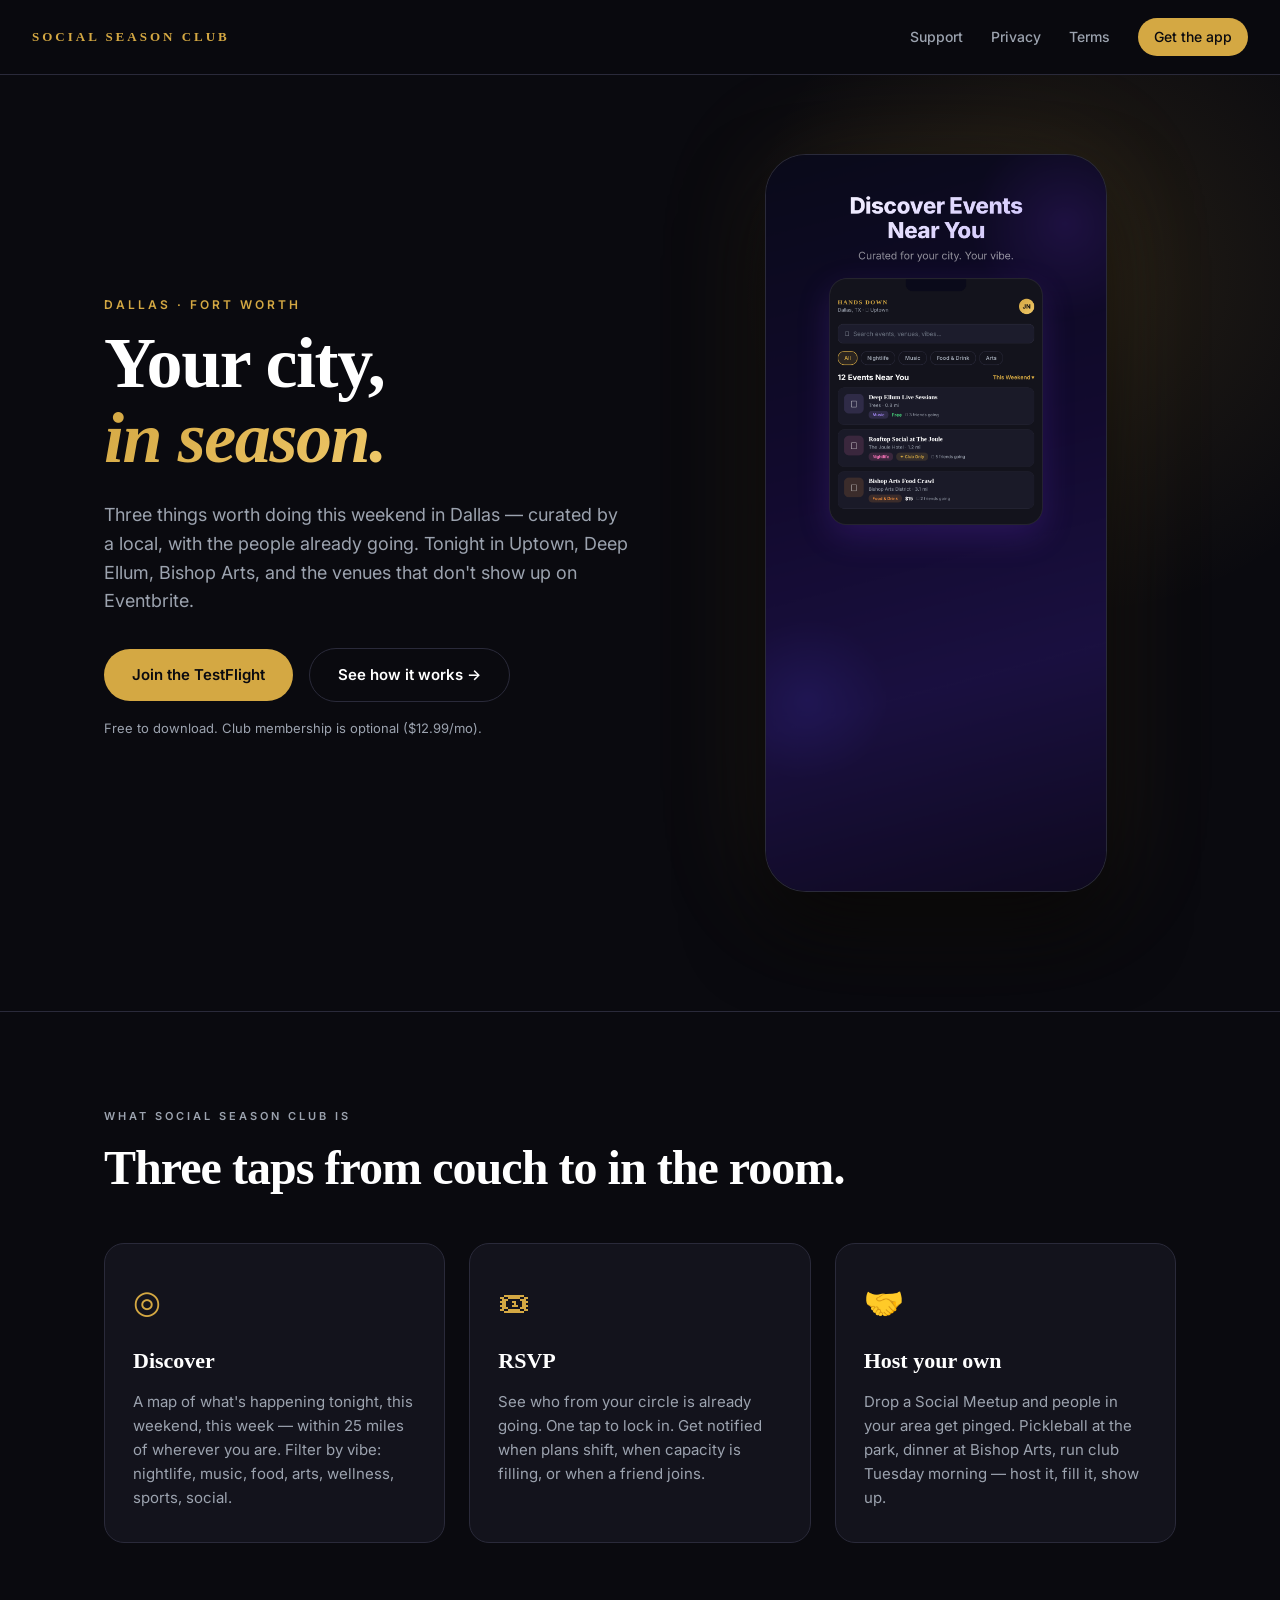
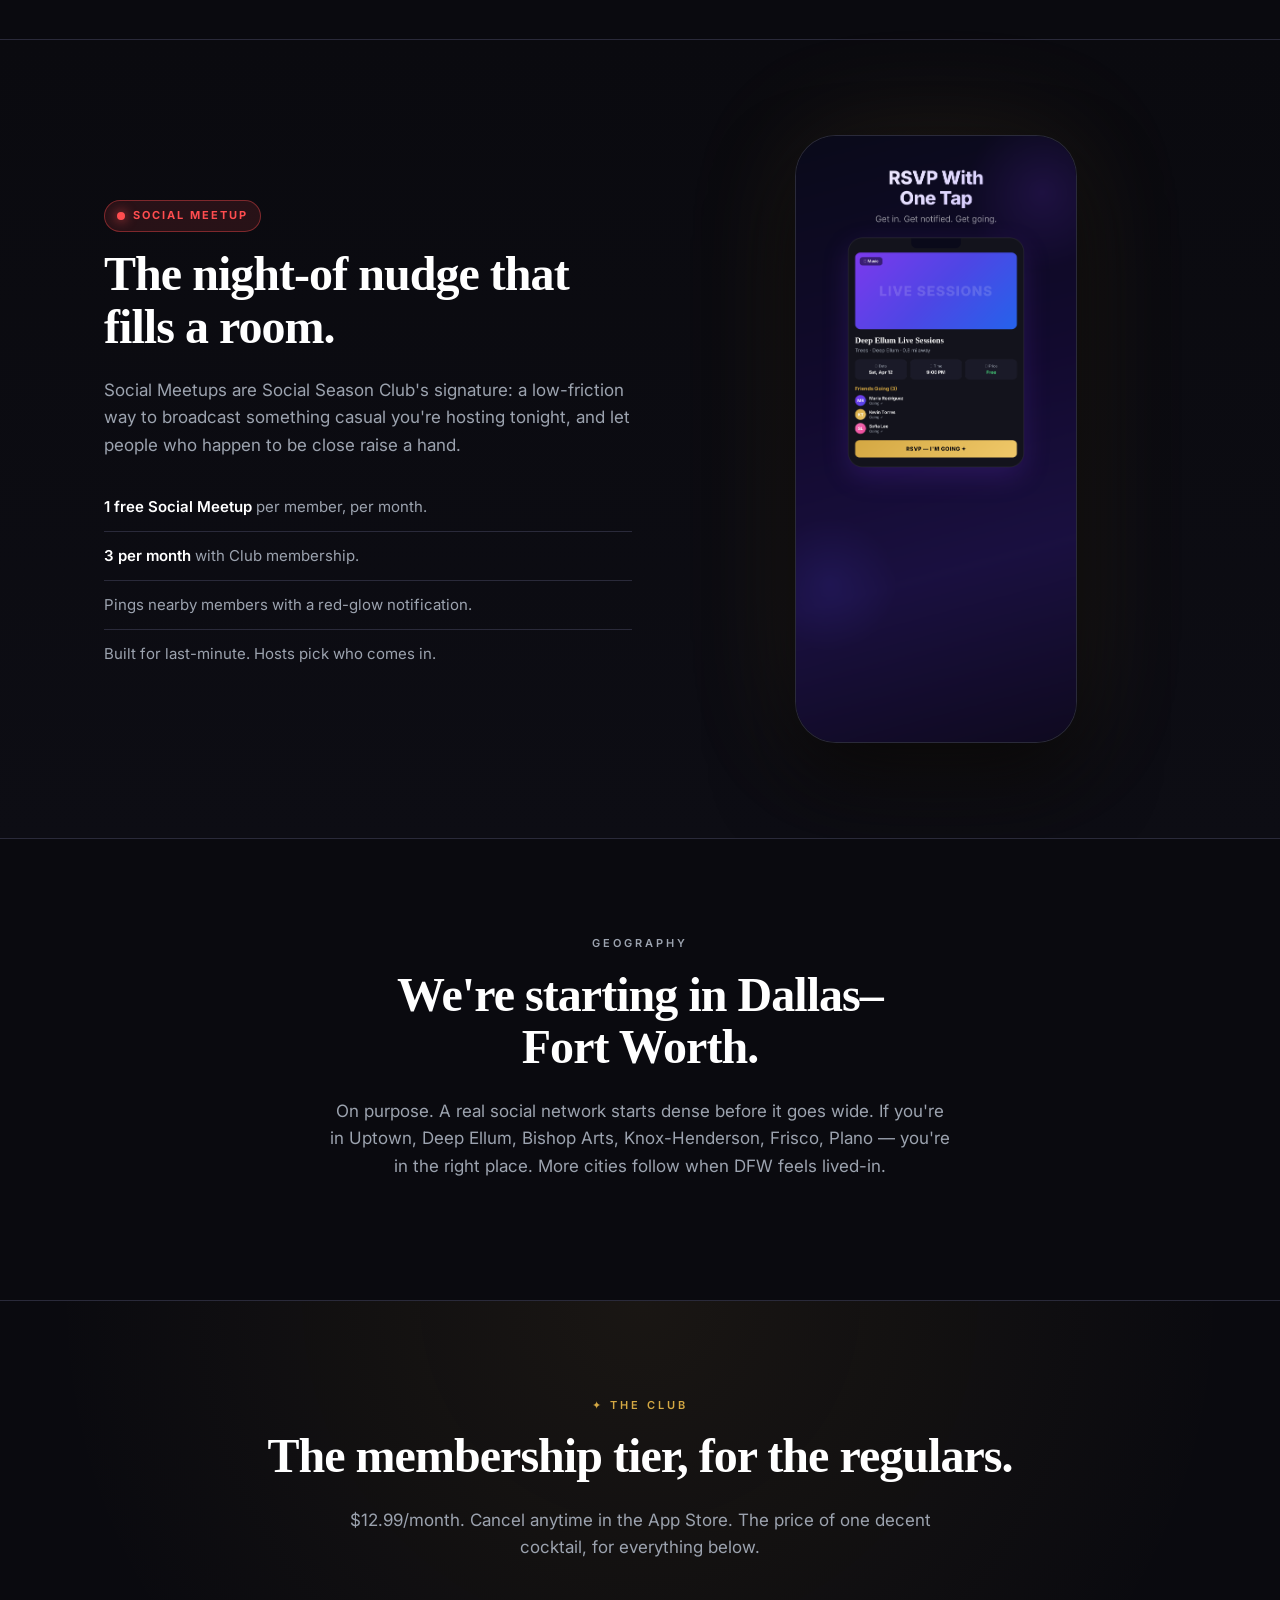
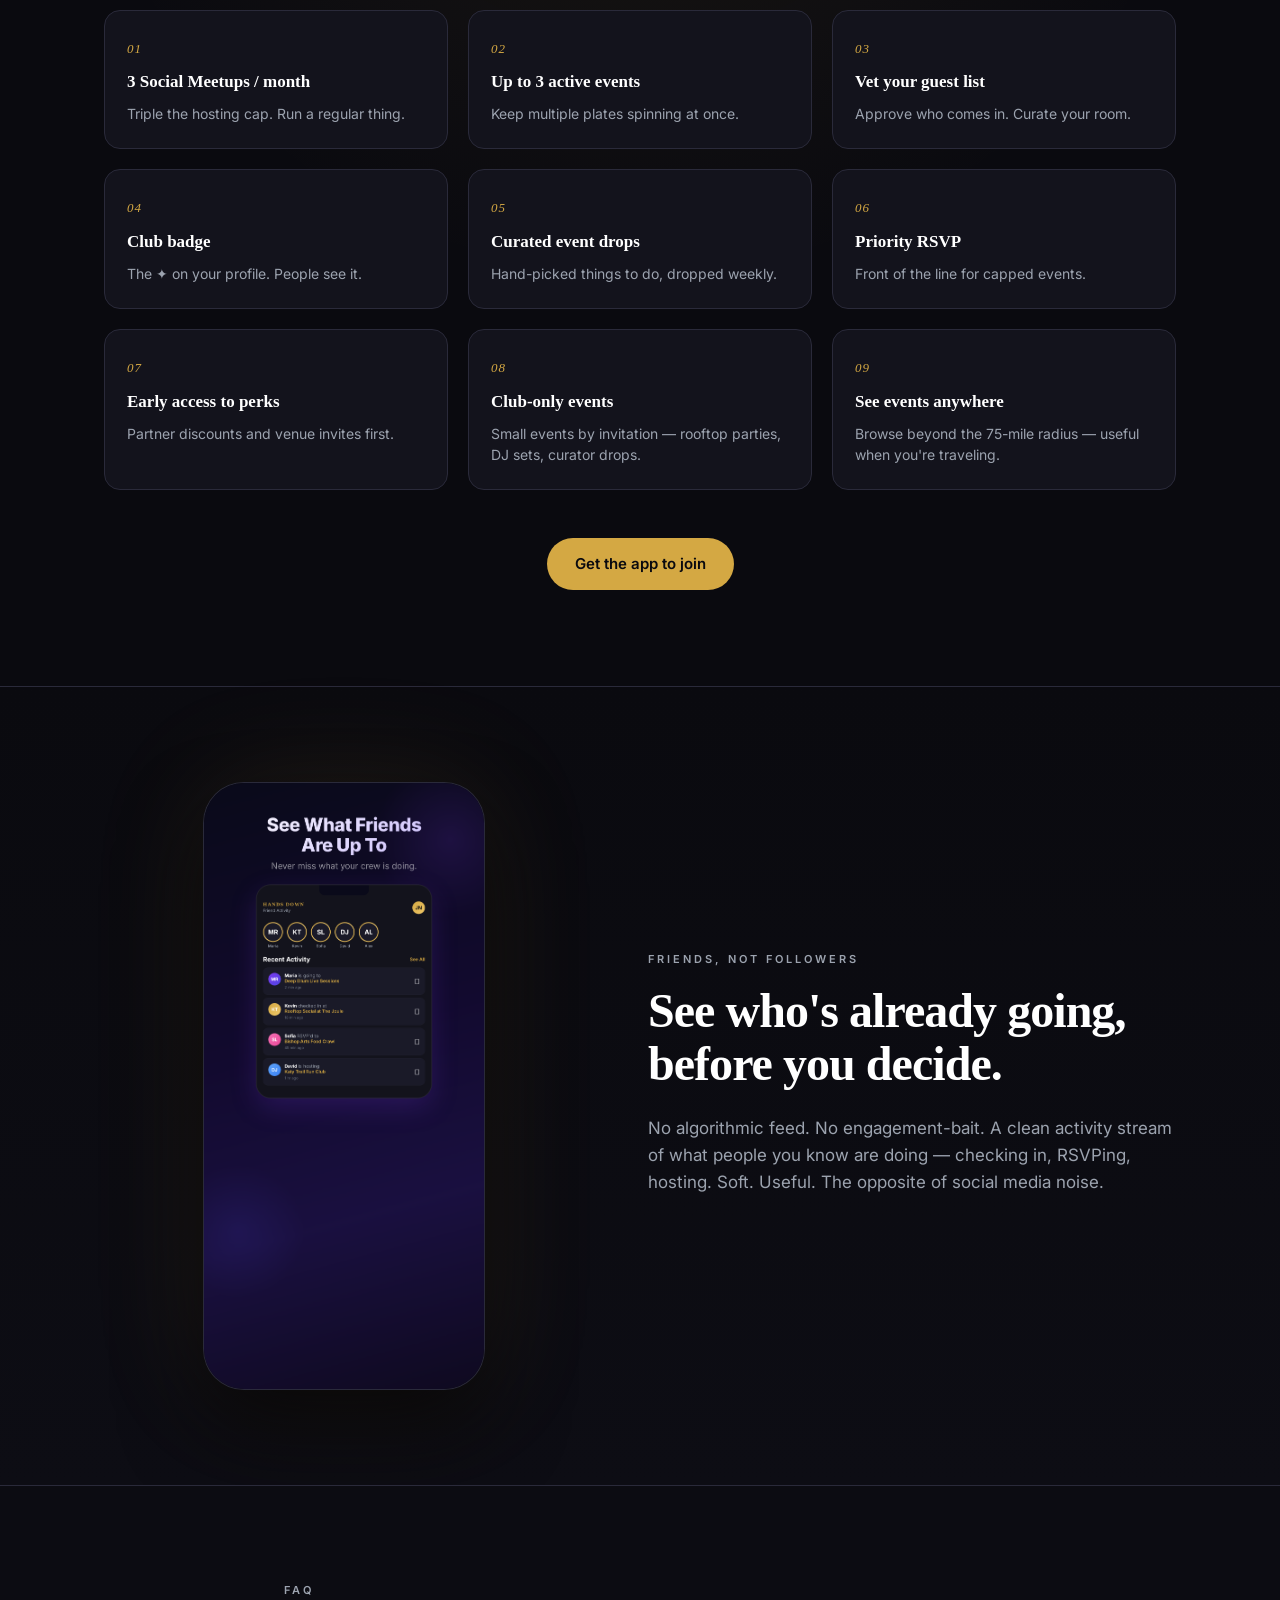
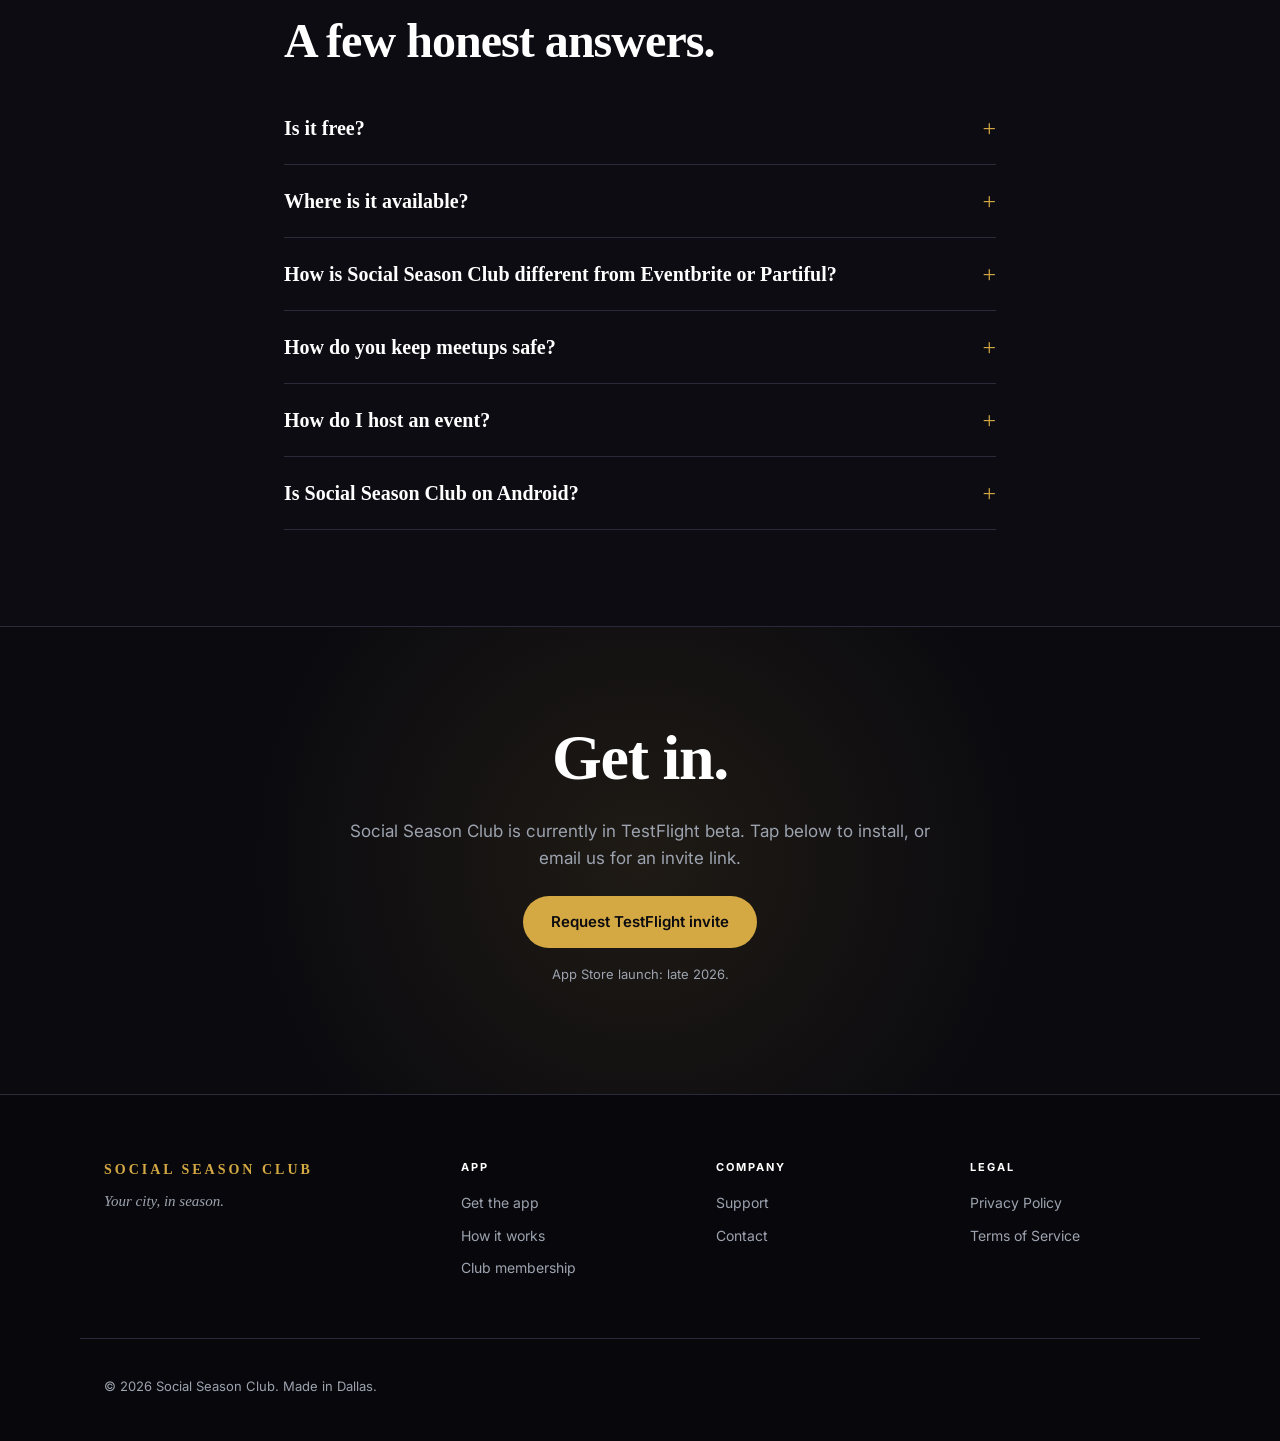
<file: index.html>
<!DOCTYPE html>
<html lang="en">
<head>
  <meta charset="UTF-8" />
  <meta name="viewport" content="width=device-width, initial-scale=1.0" />
  <title>Social Season Club — Your city, in season.</title>
  <meta name="description" content="Three things worth doing this weekend in Dallas — curated by a local, with the people already going. Social Season Club is DFW's members-first event discovery app." />

  <!-- Open Graph -->
  <meta property="og:title" content="Social Season Club — Your city, in season." />
  <meta property="og:description" content="Three things worth doing this weekend in Dallas, and who's already going. Curated by a local. Discover, RSVP, host your own." />
  <meta property="og:type" content="website" />
  <meta property="og:url" content="https://socialseasonclub.com/" />
  <meta name="twitter:card" content="summary" />

  <link rel="icon" type="image/png" href="/images/app-icon.png" />
  <link rel="apple-touch-icon" href="/images/app-icon.png" />

  <link rel="preconnect" href="https://fonts.googleapis.com" />
  <link rel="preconnect" href="https://fonts.gstatic.com" crossorigin />
  <link href="https://fonts.googleapis.com/css2?family=Inter:wght@300;400;500;600;700&display=swap" rel="stylesheet" />

  <link rel="stylesheet" href="/assets/styles.css" />
</head>
<body>

  <!-- Top Nav -->
  <nav class="nav">
    <a href="/" class="brand">SOCIAL SEASON CLUB</a>
    <div class="nav-links">
      <a href="/support.html">Support</a>
      <a href="/privacy.html">Privacy</a>
      <a href="/terms.html">Terms</a>
      <a href="#download" class="nav-cta">Get the app</a>
    </div>
  </nav>

  <!-- Hero -->
  <header class="hero">
    <div class="hero-inner">
      <div class="hero-copy">
        <p class="eyebrow">Dallas · Fort Worth</p>
        <h1>Your city,<br /><span class="gold-text">in season.</span></h1>
        <p class="lede">
          Three things worth doing this weekend in Dallas — curated by a local,
          with the people already going. Tonight in Uptown, Deep Ellum, Bishop
          Arts, and the venues that don't show up on Eventbrite.
        </p>
        <div class="cta-row">
          <a href="#download" class="btn btn-primary">Join the TestFlight</a>
          <a href="#what" class="btn btn-ghost">See how it works →</a>
        </div>
        <p class="hero-fineprint">Free to download. Club membership is optional ($12.99/mo).</p>
      </div>

      <div class="hero-visual">
        <div class="phone-wrap">
          <img src="/images/discover.png" alt="Social Season Club app — Discover events near you" />
        </div>
      </div>
    </div>
    <div class="hero-glow" aria-hidden="true"></div>
  </header>

  <!-- What it does -->
  <section id="what" class="section">
    <div class="container">
      <p class="section-eyebrow">What Social Season Club is</p>
      <h2 class="section-title">Three taps from couch to in&nbsp;the&nbsp;room.</h2>

      <div class="pillars">
        <div class="pillar">
          <div class="pillar-emoji">◎</div>
          <h3>Discover</h3>
          <p>A map of what's happening tonight, this weekend, this week — within 25 miles of wherever you are. Filter by vibe: nightlife, music, food, arts, wellness, sports, social.</p>
        </div>
        <div class="pillar">
          <div class="pillar-emoji">🎟</div>
          <h3>RSVP</h3>
          <p>See who from your circle is already going. One tap to lock in. Get notified when plans shift, when capacity is filling, or when a friend joins.</p>
        </div>
        <div class="pillar">
          <div class="pillar-emoji">🤝</div>
          <h3>Host your own</h3>
          <p>Drop a Social Meetup and people in your area get pinged. Pickleball at the park, dinner at Bishop Arts, run club Tuesday morning — host it, fill it, show up.</p>
        </div>
      </div>
    </div>
  </section>

  <!-- Social Meetup highlight -->
  <section class="section section-feature">
    <div class="container feature-grid">
      <div class="feature-copy">
        <span class="badge-red"><span class="dot"></span> SOCIAL MEETUP</span>
        <h2 class="section-title">The night-of nudge that fills a room.</h2>
        <p class="lede-muted">
          Social Meetups are Social Season Club's signature: a low-friction way to broadcast
          something casual you're hosting tonight, and let people who happen to be
          close raise a hand.
        </p>
        <ul class="feature-list">
          <li><strong>1 free Social Meetup</strong> per member, per month.</li>
          <li><strong>3 per month</strong> with Club membership.</li>
          <li>Pings nearby members with a red-glow notification.</li>
          <li>Built for last-minute. Hosts pick who comes in.</li>
        </ul>
      </div>
      <div class="feature-visual">
        <div class="phone-wrap phone-wrap-sm">
          <img src="/images/rsvp.png" alt="Social Season Club app — RSVP with one tap" />
        </div>
      </div>
    </div>
  </section>

  <!-- DFW first -->
  <section class="section section-dfw">
    <div class="container narrow center">
      <p class="section-eyebrow">Geography</p>
      <h2 class="section-title">We're starting in Dallas–Fort&nbsp;Worth.</h2>
      <p class="lede-muted">
        On purpose. A real social network starts dense before it goes wide. If you're
        in Uptown, Deep Ellum, Bishop Arts, Knox-Henderson, Frisco, Plano — you're
        in the right place. More cities follow when DFW feels lived-in.
      </p>
    </div>
  </section>

  <!-- Club perks -->
  <section class="section section-club">
    <div class="container">
      <div class="club-header">
        <p class="section-eyebrow gold">✦ The Club</p>
        <h2 class="section-title">The membership tier, for the regulars.</h2>
        <p class="lede-muted">
          $12.99/month. Cancel anytime in the App Store. The price of one decent
          cocktail, for everything below.
        </p>
      </div>

      <div class="perks-grid">
        <div class="perk"><span class="perk-num">01</span><h4>3 Social Meetups / month</h4><p>Triple the hosting cap. Run a regular thing.</p></div>
        <div class="perk"><span class="perk-num">02</span><h4>Up to 3 active events</h4><p>Keep multiple plates spinning at once.</p></div>
        <div class="perk"><span class="perk-num">03</span><h4>Vet your guest list</h4><p>Approve who comes in. Curate your room.</p></div>
        <div class="perk"><span class="perk-num">04</span><h4>Club badge</h4><p>The ✦ on your profile. People see it.</p></div>
        <div class="perk"><span class="perk-num">05</span><h4>Curated event drops</h4><p>Hand-picked things to do, dropped weekly.</p></div>
        <div class="perk"><span class="perk-num">06</span><h4>Priority RSVP</h4><p>Front of the line for capped events.</p></div>
        <div class="perk"><span class="perk-num">07</span><h4>Early access to perks</h4><p>Partner discounts and venue invites first.</p></div>
        <div class="perk"><span class="perk-num">08</span><h4>Club-only events</h4><p>Small events by invitation — rooftop parties, DJ sets, curator drops.</p></div>
        <div class="perk"><span class="perk-num">09</span><h4>See events anywhere</h4><p>Browse beyond the 75-mile radius — useful when you're traveling.</p></div>
      </div>

      <div class="club-cta">
        <a href="#download" class="btn btn-primary">Get the app to join</a>
      </div>
    </div>
  </section>

  <!-- Friend activity feature -->
  <section class="section section-feature reverse">
    <div class="container feature-grid">
      <div class="feature-visual">
        <div class="phone-wrap phone-wrap-sm">
          <img src="/images/friends.png" alt="Social Season Club app — See what friends are up to" />
        </div>
      </div>
      <div class="feature-copy">
        <p class="section-eyebrow">Friends, not followers</p>
        <h2 class="section-title">See who's already going, before you decide.</h2>
        <p class="lede-muted">
          No algorithmic feed. No engagement-bait. A clean activity stream of
          what people you know are doing — checking in, RSVPing, hosting. Soft.
          Useful. The opposite of social media noise.
        </p>
      </div>
    </div>
  </section>

  <!-- FAQ -->
  <section class="section section-faq">
    <div class="container narrow">
      <p class="section-eyebrow">FAQ</p>
      <h2 class="section-title">A few honest answers.</h2>

      <details class="faq">
        <summary>Is it free?</summary>
        <p>Yes. Discovering events, RSVPing, and hosting one Social Meetup per month are all free. Club membership ($12.99/month) unlocks more hosting, curated drops, and Club-only events. There's no ads-supported tier — we don't sell your data.</p>
      </details>

      <details class="faq">
        <summary>Where is it available?</summary>
        <p>Dallas–Fort Worth, today. The map and event feed are built around DFW venues and neighborhoods. We'll expand to Austin and Houston after DFW feels dense — likely 2027.</p>
      </details>

      <details class="faq">
        <summary>How is Social Season Club different from Eventbrite or Partiful?</summary>
        <p>Eventbrite is a ticketing platform. Partiful is great for invitations you already have plans for. Social Season Club is a discovery surface — it tells you what's happening near you that you didn't know about, and who you know is going. Hosting is built around small social moments, not big productions.</p>
      </details>

      <details class="faq">
        <summary>How do you keep meetups safe?</summary>
        <p>Social Season Club is 17+ and requires a verified account. Hosts can review and approve attendees on capped events (Club perk). Every event has a report flag. We moderate reports manually within 24 hours and remove anything that violates our house rules.</p>
      </details>

      <details class="faq">
        <summary>How do I host an event?</summary>
        <p>Open the app, tap the "+" on the map or events tab, and fill out the basics: title, venue, time, vibe. You can drop a flyer image and Social Season Club will read the details out of it for you. Publish, share the invite link, fill the room.</p>
      </details>

      <details class="faq">
        <summary>Is Social Season Club on Android?</summary>
        <p>Not yet. We're iOS-only during the DFW beta. Android is on the roadmap for late 2026, after we prove the core loop on one platform.</p>
      </details>
    </div>
  </section>

  <!-- Download CTA -->
  <section id="download" class="section section-download">
    <div class="container center">
      <h2 class="section-title">Get in.</h2>
      <p class="lede-muted">
        Social Season Club is currently in TestFlight beta. Tap below to install, or email us
        for an invite link.
      </p>
      <div class="cta-row centered">
        <a href="mailto:josenegrete0910@gmail.com?subject=Social%20Season%20Club%20TestFlight%20invite" class="btn btn-primary">Request TestFlight invite</a>
      </div>
      <p class="hero-fineprint">App Store launch: late 2026.</p>
    </div>
  </section>

  <!-- Footer -->
  <footer class="footer">
    <div class="container footer-grid">
      <div>
        <div class="footer-brand">SOCIAL SEASON CLUB</div>
        <p class="footer-tagline">Your city, in season.</p>
      </div>
      <div>
        <p class="footer-heading">App</p>
        <a href="#download">Get the app</a>
        <a href="#what">How it works</a>
        <a href="#download">Club membership</a>
      </div>
      <div>
        <p class="footer-heading">Company</p>
        <a href="/support.html">Support</a>
        <a href="mailto:josenegrete0910@gmail.com">Contact</a>
      </div>
      <div>
        <p class="footer-heading">Legal</p>
        <a href="/privacy.html">Privacy Policy</a>
        <a href="/terms.html">Terms of Service</a>
      </div>
    </div>
    <div class="container footer-bottom">
      <p>© 2026 Social Season Club. Made in Dallas.</p>
    </div>
  </footer>

</body>
</html>
</file>
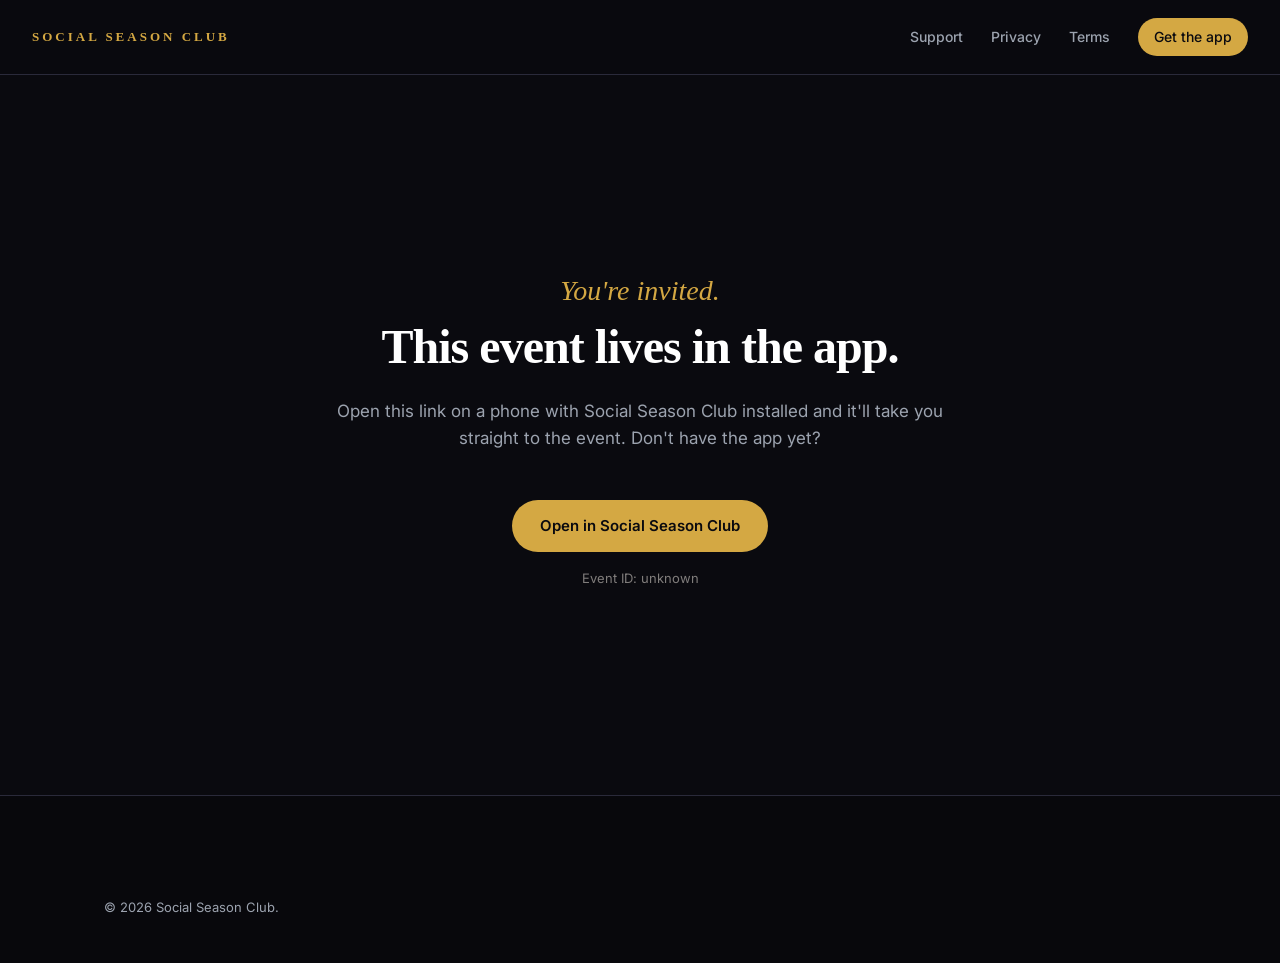
<file: event.html>
<!DOCTYPE html>
<html lang="en">
<head>
  <meta charset="UTF-8" />
  <meta name="viewport" content="width=device-width, initial-scale=1.0" />
  <title>Event — Social Season Club</title>
  <meta name="robots" content="noindex" />
  <link rel="icon" type="image/png" href="/images/app-icon.png" />
  <link rel="preconnect" href="https://fonts.googleapis.com" />
  <link rel="preconnect" href="https://fonts.gstatic.com" crossorigin />
  <link href="https://fonts.googleapis.com/css2?family=Inter:wght@300;400;500;600;700&display=swap" rel="stylesheet" />
  <link rel="stylesheet" href="/assets/styles.css" />
  <style>
    .fallback-page {
      min-height: 80vh;
      display: flex;
      flex-direction: column;
      align-items: center;
      justify-content: center;
      text-align: center;
      padding: 40px 24px;
    }
    .fallback-kicker {
      font-family: var(--serif);
      font-style: italic;
      font-size: 28px;
      color: var(--gold);
      margin: 0 0 8px;
    }
    .fallback-id {
      font-size: 13px;
      color: rgba(245, 240, 232, 0.5);
      word-break: break-all;
      margin-top: 16px;
    }
  </style>
</head>
<body>
  <nav class="nav">
    <a href="/" class="brand">SOCIAL SEASON CLUB</a>
    <div class="nav-links">
      <a href="/support.html">Support</a>
      <a href="/privacy.html">Privacy</a>
      <a href="/terms.html">Terms</a>
      <a href="/#download" class="nav-cta">Get the app</a>
    </div>
  </nav>

  <main class="fallback-page">
    <p class="fallback-kicker">You're invited.</p>
    <h1 class="section-title">This event lives in the app.</h1>
    <p class="lede-muted">Open this link on a phone with Social Season Club installed and it'll take you straight to the event. Don't have the app yet?</p>
    <a id="cta" href="/#download" class="btn btn-primary" style="margin-top: 24px;">Open in Social Season Club</a>
    <p class="fallback-id">Event ID: <span id="entity-id">—</span></p>
  </main>

  <footer class="footer">
    <div class="container footer-bottom" style="border-top: none;">
      <p>© 2026 Social Season Club.</p>
    </div>
  </footer>

  <script>
    // Real App Store URL filled in 2026-07-23.
    var SSC_APP_STORE_URL = 'https://apps.apple.com/us/app/social-season-club/id6789385789';

    // /event/<id> — the path segment after /event/. Display only; this page
    // deliberately fetches nothing (no public read confirmed for events from
    // the web — see PR notes; placeholder until Jose decides on RLS/public API).
    var m = window.location.pathname.match(/^\/event\/([^\/]+)/);
    document.getElementById('entity-id').textContent = m ? decodeURIComponent(m[1]) : 'unknown';
    if (SSC_APP_STORE_URL) document.getElementById('cta').href = SSC_APP_STORE_URL;
  </script>
</body>
</html>
</file>
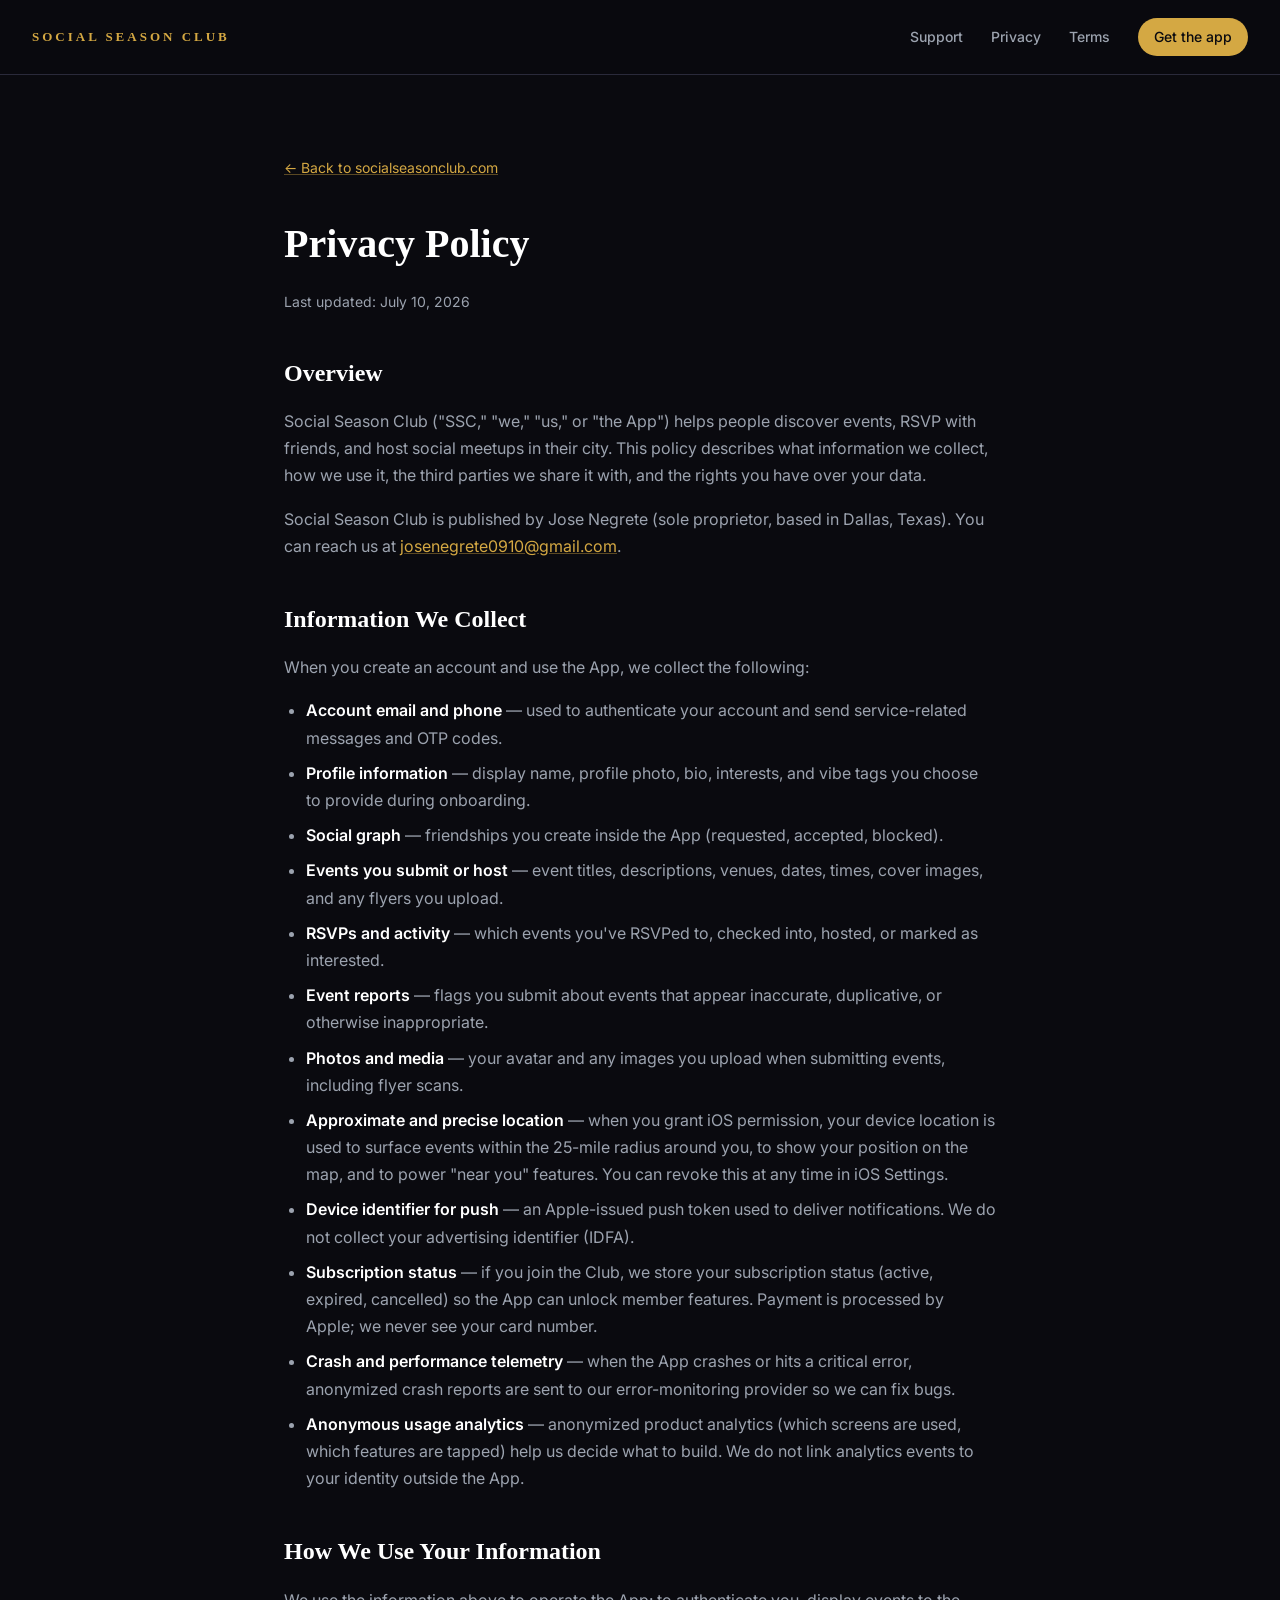
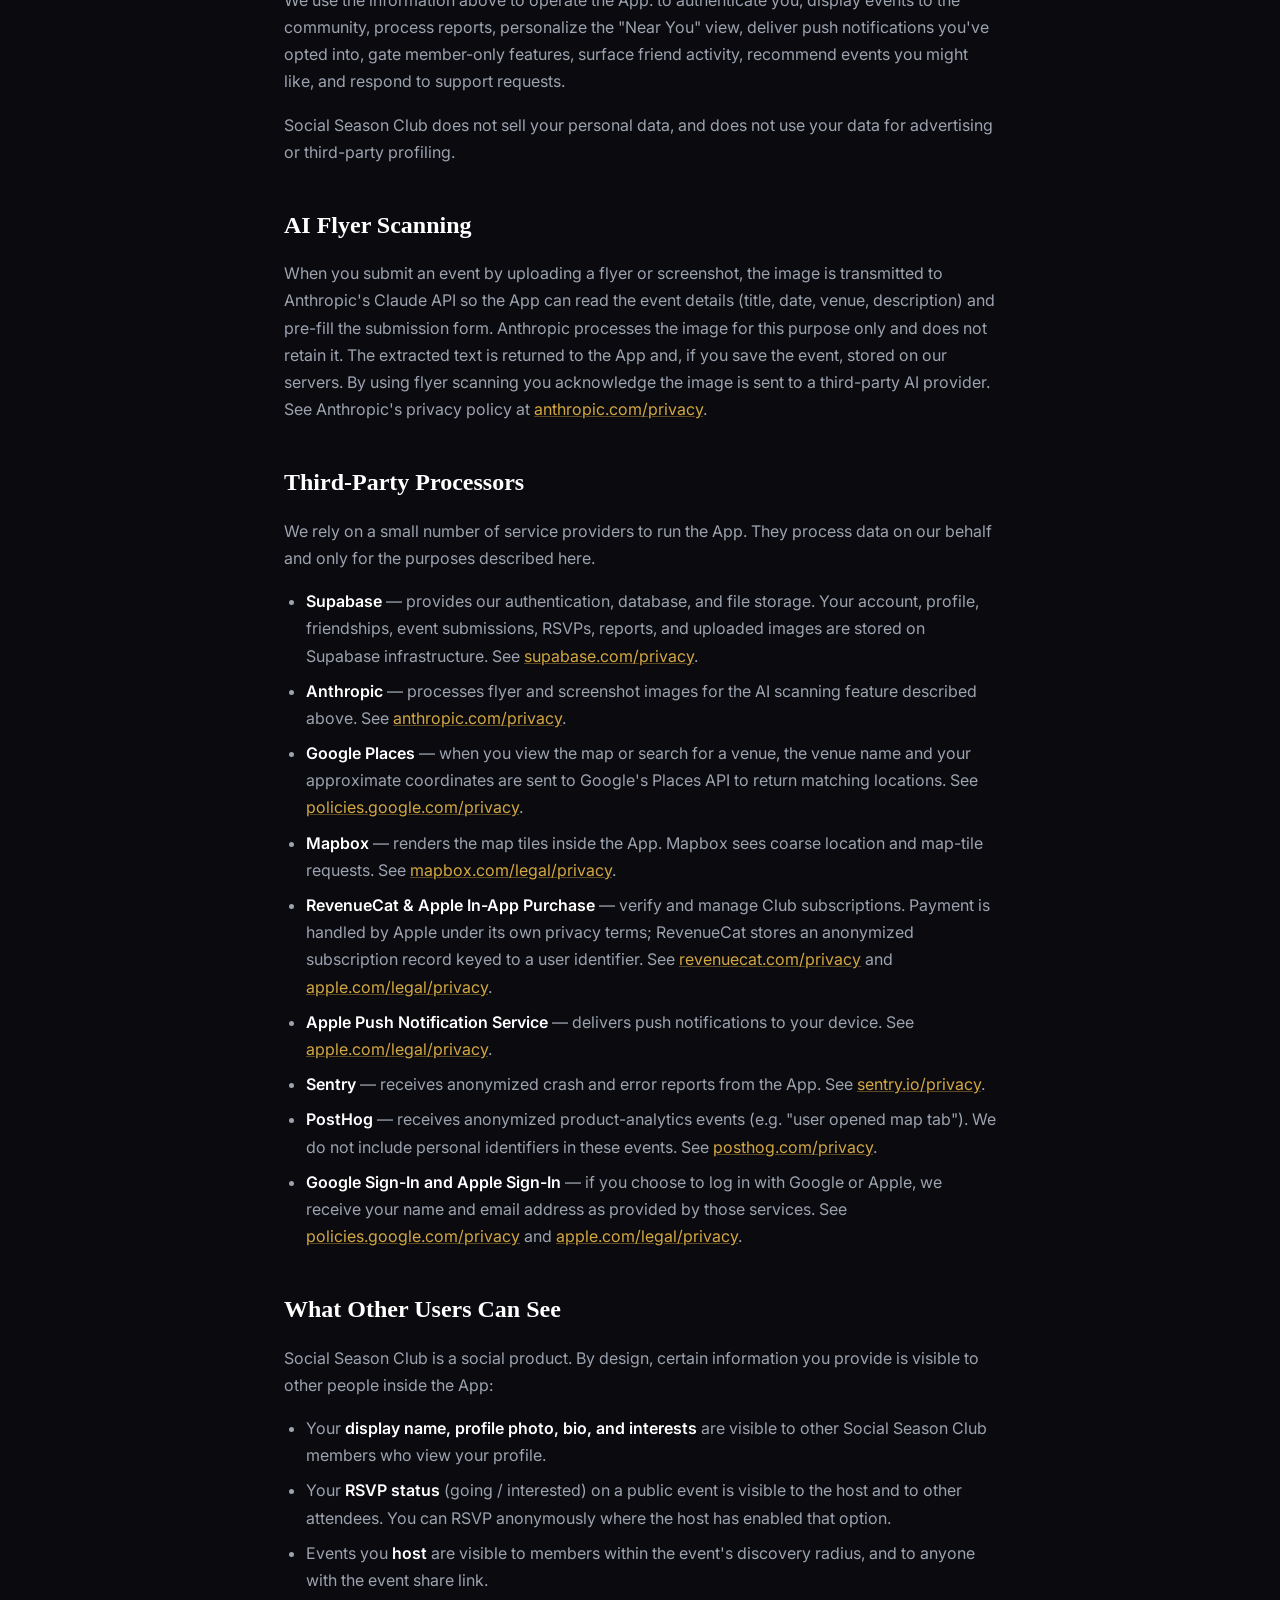
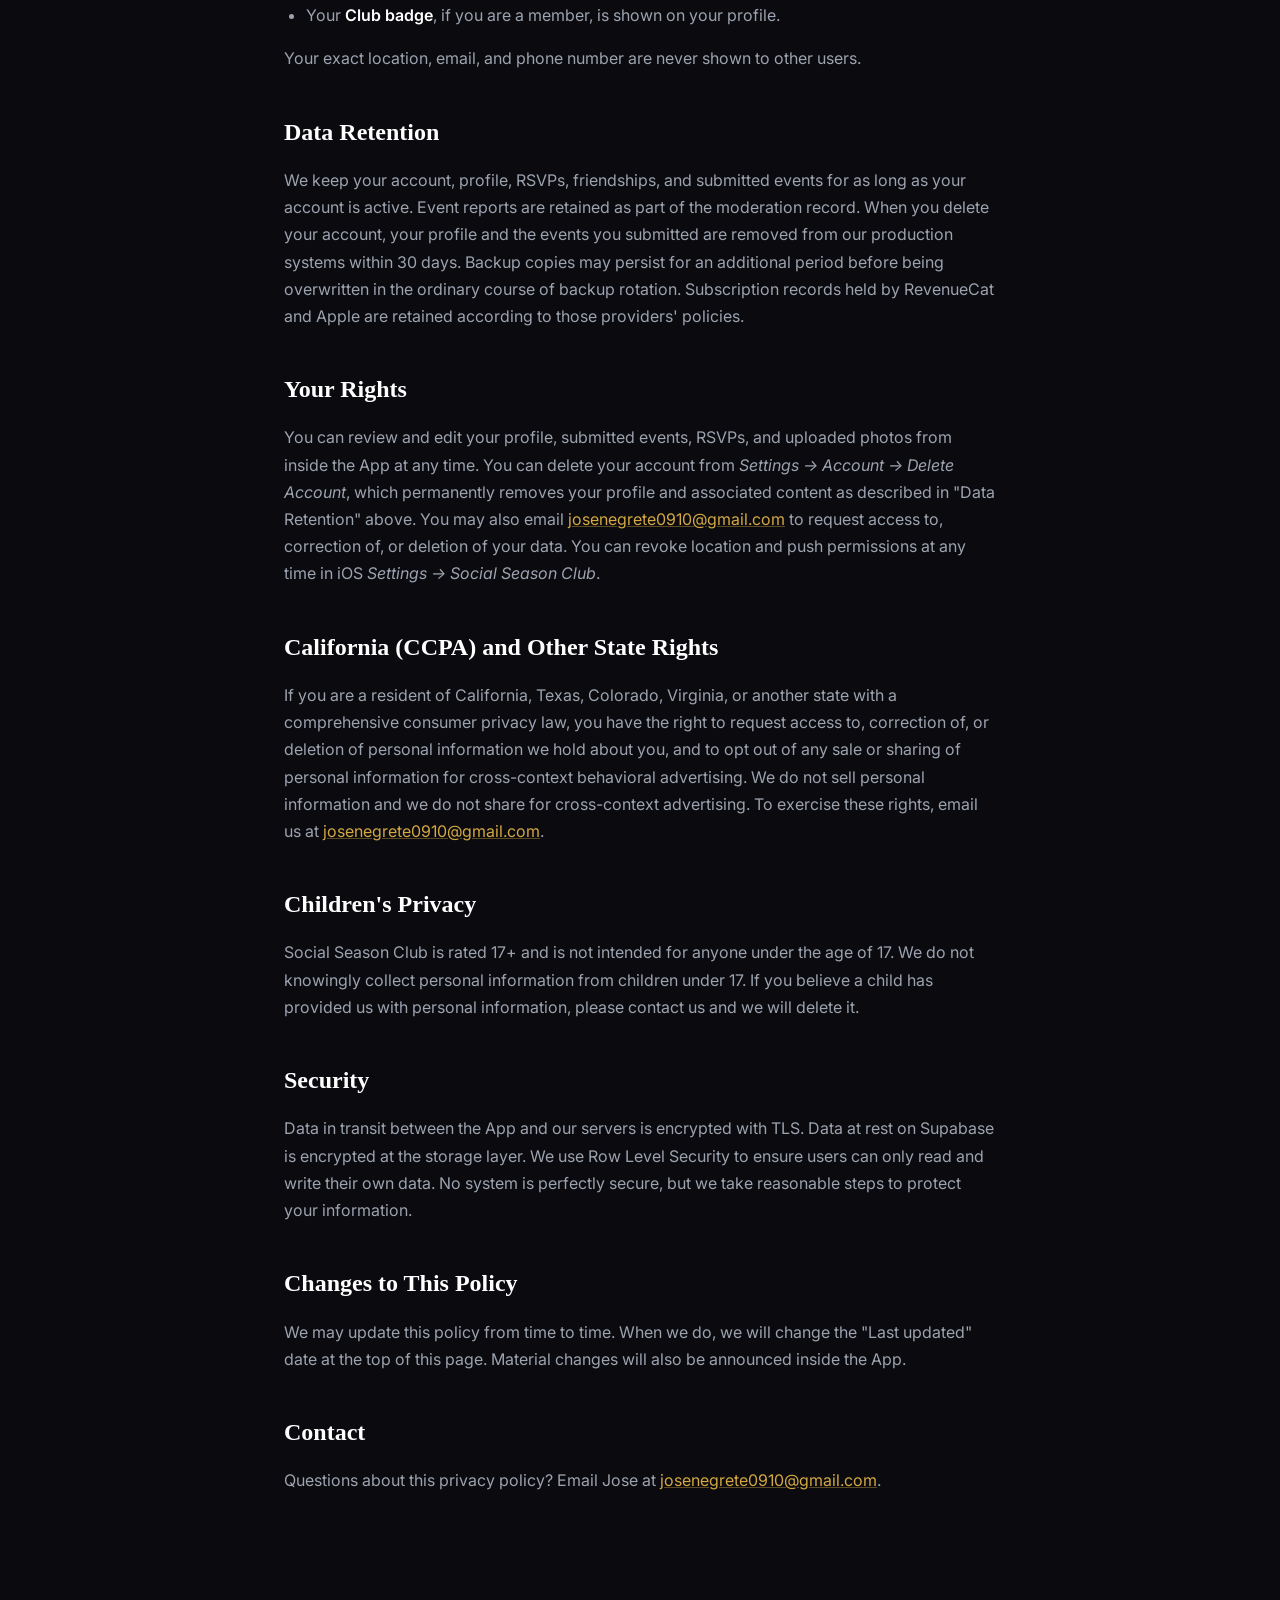
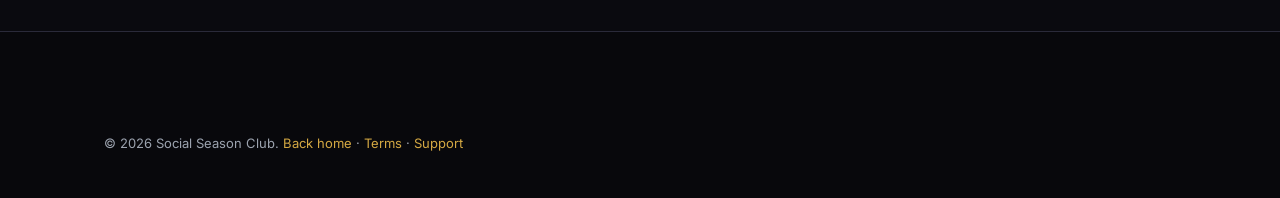
<file: privacy.html>
<!DOCTYPE html>
<html lang="en">
<head>
  <meta charset="UTF-8" />
  <meta name="viewport" content="width=device-width, initial-scale=1.0" />
  <title>Privacy Policy — Social Season Club</title>
  <meta name="description" content="Social Season Club's privacy policy. What we collect, how we use it, who we share with, and how to delete your account." />
  <link rel="icon" type="image/png" href="/images/app-icon.png" />
  <link rel="preconnect" href="https://fonts.googleapis.com" />
  <link rel="preconnect" href="https://fonts.gstatic.com" crossorigin />
  <link href="https://fonts.googleapis.com/css2?family=Inter:wght@300;400;500;600;700&display=swap" rel="stylesheet" />
  <link rel="stylesheet" href="/assets/styles.css" />
</head>
<body>

  <nav class="nav">
    <a href="/" class="brand">SOCIAL SEASON CLUB</a>
    <div class="nav-links">
      <a href="/support.html">Support</a>
      <a href="/privacy.html">Privacy</a>
      <a href="/terms.html">Terms</a>
      <a href="/#download" class="nav-cta">Get the app</a>
    </div>
  </nav>

  <article class="legal-page">
    <a href="/" class="legal-back">← Back to socialseasonclub.com</a>

    <h1>Privacy Policy</h1>
    <p class="updated">Last updated: July 10, 2026</p>

    <h2>Overview</h2>
    <p>Social Season Club ("SSC," "we," "us," or "the App") helps people discover events, RSVP with friends, and host social meetups in their city. This policy describes what information we collect, how we use it, the third parties we share it with, and the rights you have over your data.</p>
    <p>Social Season Club is published by Jose Negrete (sole proprietor, based in Dallas, Texas). You can reach us at <a href="mailto:josenegrete0910@gmail.com">josenegrete0910@gmail.com</a>.</p>

    <h2>Information We Collect</h2>
    <p>When you create an account and use the App, we collect the following:</p>
    <ul>
      <li><strong>Account email and phone</strong> — used to authenticate your account and send service-related messages and OTP codes.</li>
      <li><strong>Profile information</strong> — display name, profile photo, bio, interests, and vibe tags you choose to provide during onboarding.</li>
      <li><strong>Social graph</strong> — friendships you create inside the App (requested, accepted, blocked).</li>
      <li><strong>Events you submit or host</strong> — event titles, descriptions, venues, dates, times, cover images, and any flyers you upload.</li>
      <li><strong>RSVPs and activity</strong> — which events you've RSVPed to, checked into, hosted, or marked as interested.</li>
      <li><strong>Event reports</strong> — flags you submit about events that appear inaccurate, duplicative, or otherwise inappropriate.</li>
      <li><strong>Photos and media</strong> — your avatar and any images you upload when submitting events, including flyer scans.</li>
      <li><strong>Approximate and precise location</strong> — when you grant iOS permission, your device location is used to surface events within the 25-mile radius around you, to show your position on the map, and to power "near you" features. You can revoke this at any time in iOS Settings.</li>
      <li><strong>Device identifier for push</strong> — an Apple-issued push token used to deliver notifications. We do not collect your advertising identifier (IDFA).</li>
      <li><strong>Subscription status</strong> — if you join the Club, we store your subscription status (active, expired, cancelled) so the App can unlock member features. Payment is processed by Apple; we never see your card number.</li>
      <li><strong>Crash and performance telemetry</strong> — when the App crashes or hits a critical error, anonymized crash reports are sent to our error-monitoring provider so we can fix bugs.</li>
      <li><strong>Anonymous usage analytics</strong> — anonymized product analytics (which screens are used, which features are tapped) help us decide what to build. We do not link analytics events to your identity outside the App.</li>
    </ul>

    <h2>How We Use Your Information</h2>
    <p>We use the information above to operate the App: to authenticate you, display events to the community, process reports, personalize the "Near You" view, deliver push notifications you've opted into, gate member-only features, surface friend activity, recommend events you might like, and respond to support requests.</p>
    <p>Social Season Club does not sell your personal data, and does not use your data for advertising or third-party profiling.</p>

    <h2>AI Flyer Scanning</h2>
    <p>When you submit an event by uploading a flyer or screenshot, the image is transmitted to Anthropic's Claude API so the App can read the event details (title, date, venue, description) and pre-fill the submission form. Anthropic processes the image for this purpose only and does not retain it. The extracted text is returned to the App and, if you save the event, stored on our servers. By using flyer scanning you acknowledge the image is sent to a third-party AI provider. See Anthropic's privacy policy at <a href="https://www.anthropic.com/privacy">anthropic.com/privacy</a>.</p>

    <h2>Third-Party Processors</h2>
    <p>We rely on a small number of service providers to run the App. They process data on our behalf and only for the purposes described here.</p>
    <ul>
      <li><strong>Supabase</strong> — provides our authentication, database, and file storage. Your account, profile, friendships, event submissions, RSVPs, reports, and uploaded images are stored on Supabase infrastructure. See <a href="https://supabase.com/privacy">supabase.com/privacy</a>.</li>
      <li><strong>Anthropic</strong> — processes flyer and screenshot images for the AI scanning feature described above. See <a href="https://www.anthropic.com/privacy">anthropic.com/privacy</a>.</li>
      <li><strong>Google Places</strong> — when you view the map or search for a venue, the venue name and your approximate coordinates are sent to Google's Places API to return matching locations. See <a href="https://policies.google.com/privacy">policies.google.com/privacy</a>.</li>
      <li><strong>Mapbox</strong> — renders the map tiles inside the App. Mapbox sees coarse location and map-tile requests. See <a href="https://www.mapbox.com/legal/privacy">mapbox.com/legal/privacy</a>.</li>
      <li><strong>RevenueCat &amp; Apple In-App Purchase</strong> — verify and manage Club subscriptions. Payment is handled by Apple under its own privacy terms; RevenueCat stores an anonymized subscription record keyed to a user identifier. See <a href="https://www.revenuecat.com/privacy">revenuecat.com/privacy</a> and <a href="https://www.apple.com/legal/privacy/">apple.com/legal/privacy</a>.</li>
      <li><strong>Apple Push Notification Service</strong> — delivers push notifications to your device. See <a href="https://www.apple.com/legal/privacy/">apple.com/legal/privacy</a>.</li>
      <li><strong>Sentry</strong> — receives anonymized crash and error reports from the App. See <a href="https://sentry.io/privacy/">sentry.io/privacy</a>.</li>
      <li><strong>PostHog</strong> — receives anonymized product-analytics events (e.g. "user opened map tab"). We do not include personal identifiers in these events. See <a href="https://posthog.com/privacy">posthog.com/privacy</a>.</li>
      <li><strong>Google Sign-In and Apple Sign-In</strong> — if you choose to log in with Google or Apple, we receive your name and email address as provided by those services. See <a href="https://policies.google.com/privacy">policies.google.com/privacy</a> and <a href="https://www.apple.com/legal/privacy/">apple.com/legal/privacy</a>.</li>
    </ul>

    <h2>What Other Users Can See</h2>
    <p>Social Season Club is a social product. By design, certain information you provide is visible to other people inside the App:</p>
    <ul>
      <li>Your <strong>display name, profile photo, bio, and interests</strong> are visible to other Social Season Club members who view your profile.</li>
      <li>Your <strong>RSVP status</strong> (going / interested) on a public event is visible to the host and to other attendees. You can RSVP anonymously where the host has enabled that option.</li>
      <li>Events you <strong>host</strong> are visible to members within the event's discovery radius, and to anyone with the event share link.</li>
      <li>Your <strong>Club badge</strong>, if you are a member, is shown on your profile.</li>
    </ul>
    <p>Your exact location, email, and phone number are never shown to other users.</p>

    <h2>Data Retention</h2>
    <p>We keep your account, profile, RSVPs, friendships, and submitted events for as long as your account is active. Event reports are retained as part of the moderation record. When you delete your account, your profile and the events you submitted are removed from our production systems within 30 days. Backup copies may persist for an additional period before being overwritten in the ordinary course of backup rotation. Subscription records held by RevenueCat and Apple are retained according to those providers' policies.</p>

    <h2>Your Rights</h2>
    <p>You can review and edit your profile, submitted events, RSVPs, and uploaded photos from inside the App at any time. You can delete your account from <em>Settings → Account → Delete Account</em>, which permanently removes your profile and associated content as described in "Data Retention" above. You may also email <a href="mailto:josenegrete0910@gmail.com">josenegrete0910@gmail.com</a> to request access to, correction of, or deletion of your data. You can revoke location and push permissions at any time in iOS <em>Settings → Social Season Club</em>.</p>

    <h2>California (CCPA) and Other State Rights</h2>
    <p>If you are a resident of California, Texas, Colorado, Virginia, or another state with a comprehensive consumer privacy law, you have the right to request access to, correction of, or deletion of personal information we hold about you, and to opt out of any sale or sharing of personal information for cross-context behavioral advertising. We do not sell personal information and we do not share for cross-context advertising. To exercise these rights, email us at <a href="mailto:josenegrete0910@gmail.com">josenegrete0910@gmail.com</a>.</p>

    <h2>Children's Privacy</h2>
    <p>Social Season Club is rated 17+ and is not intended for anyone under the age of 17. We do not knowingly collect personal information from children under 17. If you believe a child has provided us with personal information, please contact us and we will delete it.</p>

    <h2>Security</h2>
    <p>Data in transit between the App and our servers is encrypted with TLS. Data at rest on Supabase is encrypted at the storage layer. We use Row Level Security to ensure users can only read and write their own data. No system is perfectly secure, but we take reasonable steps to protect your information.</p>

    <h2>Changes to This Policy</h2>
    <p>We may update this policy from time to time. When we do, we will change the "Last updated" date at the top of this page. Material changes will also be announced inside the App.</p>

    <h2>Contact</h2>
    <p>Questions about this privacy policy? Email Jose at <a href="mailto:josenegrete0910@gmail.com">josenegrete0910@gmail.com</a>.</p>
  </article>

  <footer class="footer">
    <div class="container footer-bottom" style="border-top: none;">
      <p>© 2026 Social Season Club. <a href="/">Back home</a> · <a href="/terms.html">Terms</a> · <a href="/support.html">Support</a></p>
    </div>
  </footer>

</body>
</html>
</file>
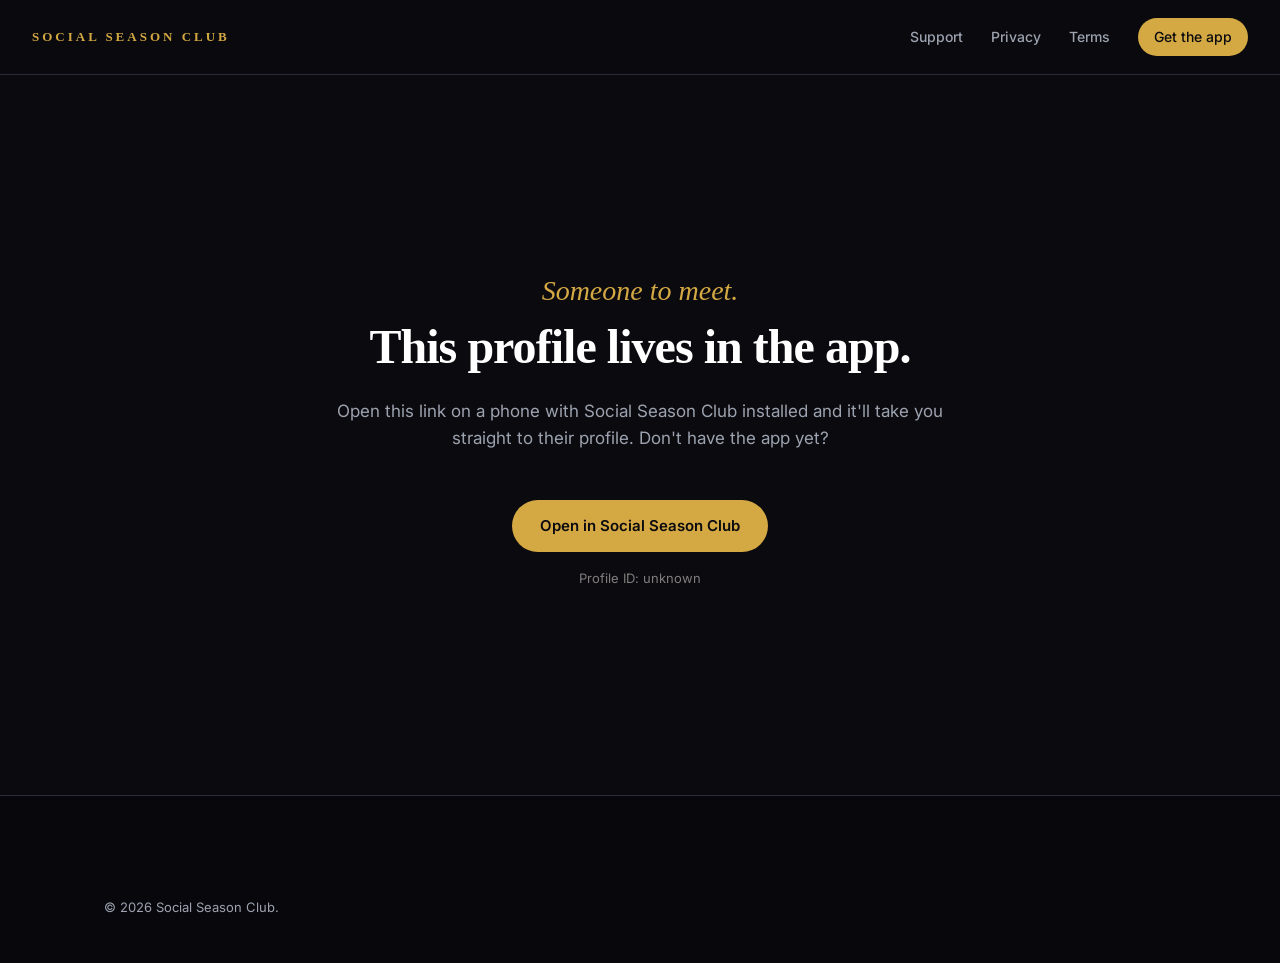
<file: profile.html>
<!DOCTYPE html>
<html lang="en">
<head>
  <meta charset="UTF-8" />
  <meta name="viewport" content="width=device-width, initial-scale=1.0" />
  <title>Profile — Social Season Club</title>
  <meta name="robots" content="noindex" />
  <link rel="icon" type="image/png" href="/images/app-icon.png" />
  <link rel="preconnect" href="https://fonts.googleapis.com" />
  <link rel="preconnect" href="https://fonts.gstatic.com" crossorigin />
  <link href="https://fonts.googleapis.com/css2?family=Inter:wght@300;400;500;600;700&display=swap" rel="stylesheet" />
  <link rel="stylesheet" href="/assets/styles.css" />
  <style>
    .fallback-page {
      min-height: 80vh;
      display: flex;
      flex-direction: column;
      align-items: center;
      justify-content: center;
      text-align: center;
      padding: 40px 24px;
    }
    .fallback-kicker {
      font-family: var(--serif);
      font-style: italic;
      font-size: 28px;
      color: var(--gold);
      margin: 0 0 8px;
    }
    .fallback-id {
      font-size: 13px;
      color: rgba(245, 240, 232, 0.5);
      word-break: break-all;
      margin-top: 16px;
    }
  </style>
</head>
<body>
  <nav class="nav">
    <a href="/" class="brand">SOCIAL SEASON CLUB</a>
    <div class="nav-links">
      <a href="/support.html">Support</a>
      <a href="/privacy.html">Privacy</a>
      <a href="/terms.html">Terms</a>
      <a href="/#download" class="nav-cta">Get the app</a>
    </div>
  </nav>

  <main class="fallback-page">
    <p class="fallback-kicker">Someone to meet.</p>
    <h1 class="section-title">This profile lives in the app.</h1>
    <p class="lede-muted">Open this link on a phone with Social Season Club installed and it'll take you straight to their profile. Don't have the app yet?</p>
    <a id="cta" href="/#download" class="btn btn-primary" style="margin-top: 24px;">Open in Social Season Club</a>
    <p class="fallback-id">Profile ID: <span id="entity-id">—</span></p>
  </main>

  <footer class="footer">
    <div class="container footer-bottom" style="border-top: none;">
      <p>© 2026 Social Season Club.</p>
    </div>
  </footer>

  <script>
    // Real App Store URL filled in 2026-07-23.
    var SSC_APP_STORE_URL = 'https://apps.apple.com/us/app/social-season-club/id6789385789';

    // /profile/<id> — the path segment after /profile/. Display only; this
    // page deliberately fetches nothing (profiles are almost certainly not
    // publicly readable — see PR notes; placeholder until Jose decides).
    var m = window.location.pathname.match(/^\/profile\/([^\/]+)/);
    document.getElementById('entity-id').textContent = m ? decodeURIComponent(m[1]) : 'unknown';
    if (SSC_APP_STORE_URL) document.getElementById('cta').href = SSC_APP_STORE_URL;
  </script>
</body>
</html>
</file>
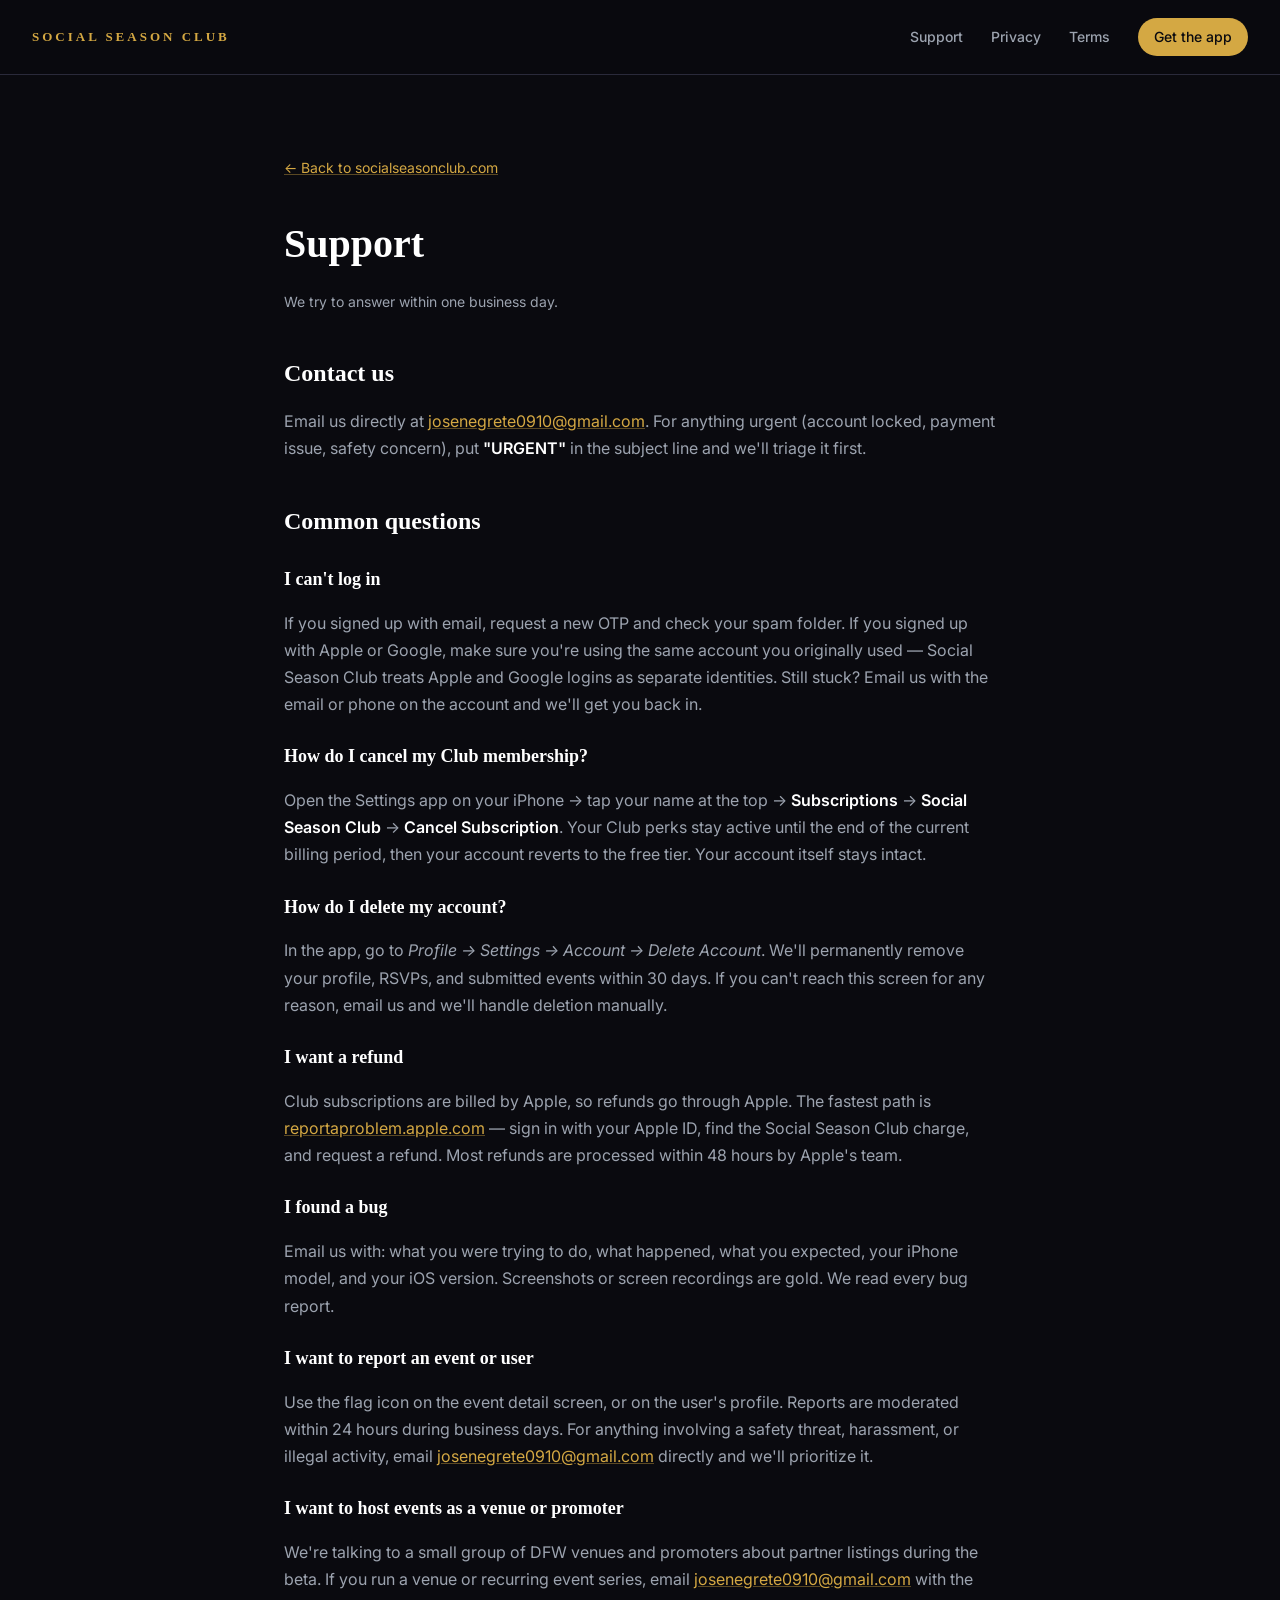
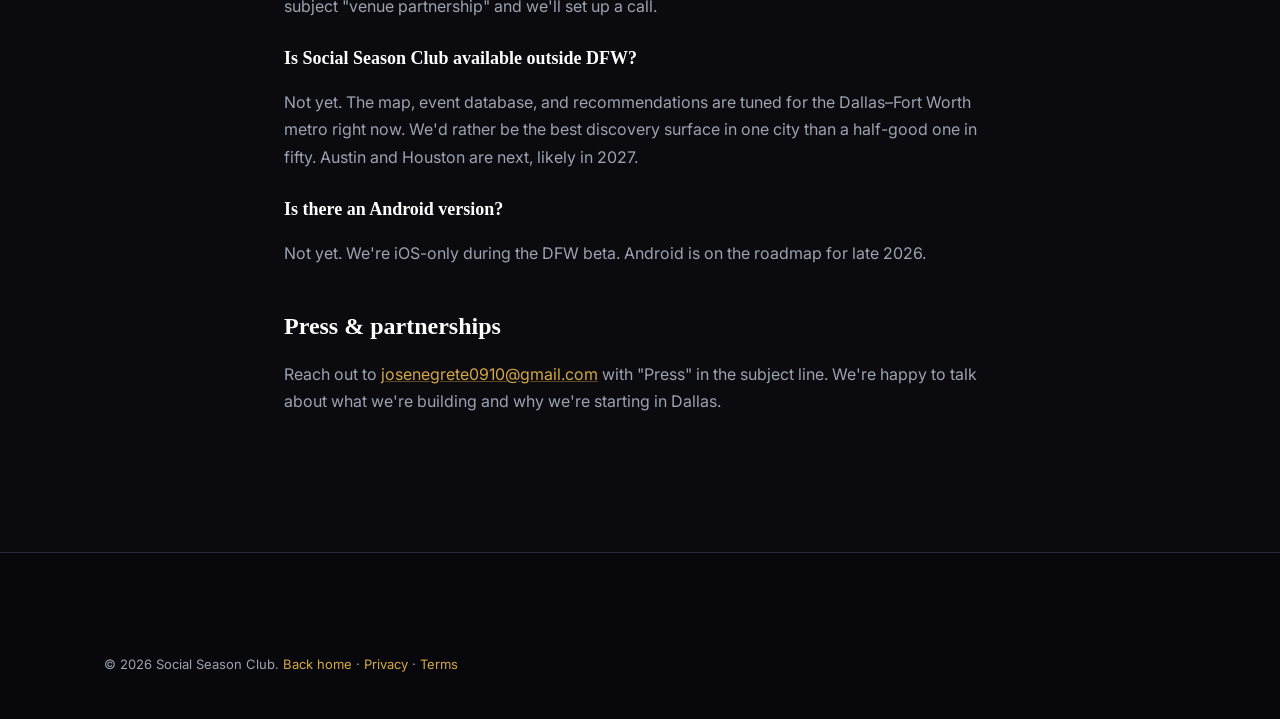
<file: support.html>
<!DOCTYPE html>
<html lang="en">
<head>
  <meta charset="UTF-8" />
  <meta name="viewport" content="width=device-width, initial-scale=1.0" />
  <title>Support — Social Season Club</title>
  <meta name="description" content="Get help with Social Season Club. FAQ, account help, bug reports, and contact." />
  <link rel="icon" type="image/png" href="/images/app-icon.png" />
  <link rel="preconnect" href="https://fonts.googleapis.com" />
  <link rel="preconnect" href="https://fonts.gstatic.com" crossorigin />
  <link href="https://fonts.googleapis.com/css2?family=Inter:wght@300;400;500;600;700&display=swap" rel="stylesheet" />
  <link rel="stylesheet" href="/assets/styles.css" />
</head>
<body>

  <nav class="nav">
    <a href="/" class="brand">SOCIAL SEASON CLUB</a>
    <div class="nav-links">
      <a href="/support.html">Support</a>
      <a href="/privacy.html">Privacy</a>
      <a href="/terms.html">Terms</a>
      <a href="/#download" class="nav-cta">Get the app</a>
    </div>
  </nav>

  <article class="legal-page">
    <a href="/" class="legal-back">← Back to socialseasonclub.com</a>

    <h1>Support</h1>
    <p class="updated">We try to answer within one business day.</p>

    <h2>Contact us</h2>
    <p>Email us directly at <a href="mailto:josenegrete0910@gmail.com">josenegrete0910@gmail.com</a>. For anything urgent (account locked, payment issue, safety concern), put <strong>"URGENT"</strong> in the subject line and we'll triage it first.</p>

    <h2>Common questions</h2>

    <h3>I can't log in</h3>
    <p>If you signed up with email, request a new OTP and check your spam folder. If you signed up with Apple or Google, make sure you're using the same account you originally used — Social Season Club treats Apple and Google logins as separate identities. Still stuck? Email us with the email or phone on the account and we'll get you back in.</p>

    <h3>How do I cancel my Club membership?</h3>
    <p>Open the Settings app on your iPhone → tap your name at the top → <strong>Subscriptions</strong> → <strong>Social Season Club</strong> → <strong>Cancel Subscription</strong>. Your Club perks stay active until the end of the current billing period, then your account reverts to the free tier. Your account itself stays intact.</p>

    <h3>How do I delete my account?</h3>
    <p>In the app, go to <em>Profile → Settings → Account → Delete Account</em>. We'll permanently remove your profile, RSVPs, and submitted events within 30 days. If you can't reach this screen for any reason, email us and we'll handle deletion manually.</p>

    <h3>I want a refund</h3>
    <p>Club subscriptions are billed by Apple, so refunds go through Apple. The fastest path is <a href="https://reportaproblem.apple.com/" target="_blank" rel="noopener">reportaproblem.apple.com</a> — sign in with your Apple ID, find the Social Season Club charge, and request a refund. Most refunds are processed within 48 hours by Apple's team.</p>

    <h3>I found a bug</h3>
    <p>Email us with: what you were trying to do, what happened, what you expected, your iPhone model, and your iOS version. Screenshots or screen recordings are gold. We read every bug report.</p>

    <h3>I want to report an event or user</h3>
    <p>Use the flag icon on the event detail screen, or on the user's profile. Reports are moderated within 24 hours during business days. For anything involving a safety threat, harassment, or illegal activity, email <a href="mailto:josenegrete0910@gmail.com">josenegrete0910@gmail.com</a> directly and we'll prioritize it.</p>

    <h3>I want to host events as a venue or promoter</h3>
    <p>We're talking to a small group of DFW venues and promoters about partner listings during the beta. If you run a venue or recurring event series, email <a href="mailto:josenegrete0910@gmail.com?subject=venue%20partnership">josenegrete0910@gmail.com</a> with the subject "venue partnership" and we'll set up a call.</p>

    <h3>Is Social Season Club available outside DFW?</h3>
    <p>Not yet. The map, event database, and recommendations are tuned for the Dallas–Fort Worth metro right now. We'd rather be the best discovery surface in one city than a half-good one in fifty. Austin and Houston are next, likely in 2027.</p>

    <h3>Is there an Android version?</h3>
    <p>Not yet. We're iOS-only during the DFW beta. Android is on the roadmap for late 2026.</p>

    <h2>Press &amp; partnerships</h2>
    <p>Reach out to <a href="mailto:josenegrete0910@gmail.com?subject=Press">josenegrete0910@gmail.com</a> with "Press" in the subject line. We're happy to talk about what we're building and why we're starting in Dallas.</p>
  </article>

  <footer class="footer">
    <div class="container footer-bottom" style="border-top: none;">
      <p>© 2026 Social Season Club. <a href="/">Back home</a> · <a href="/privacy.html">Privacy</a> · <a href="/terms.html">Terms</a></p>
    </div>
  </footer>

</body>
</html>
</file>
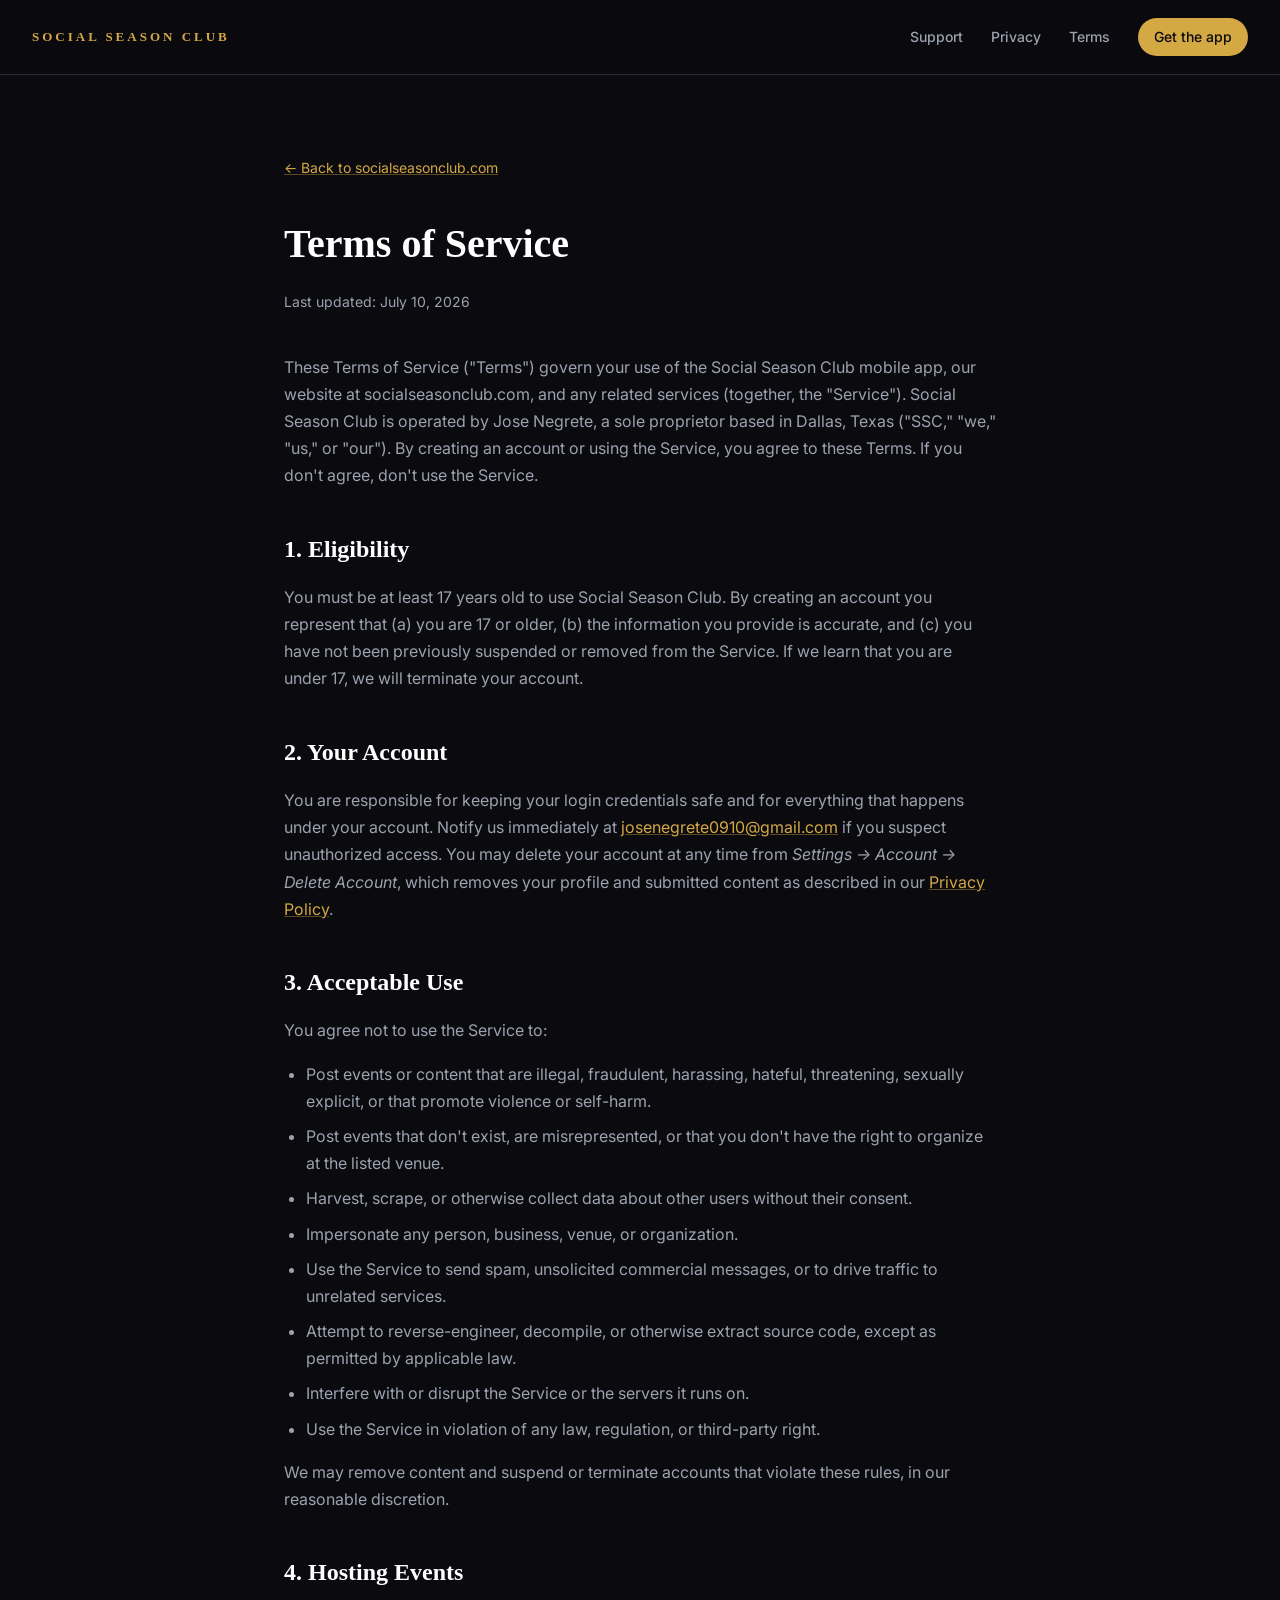
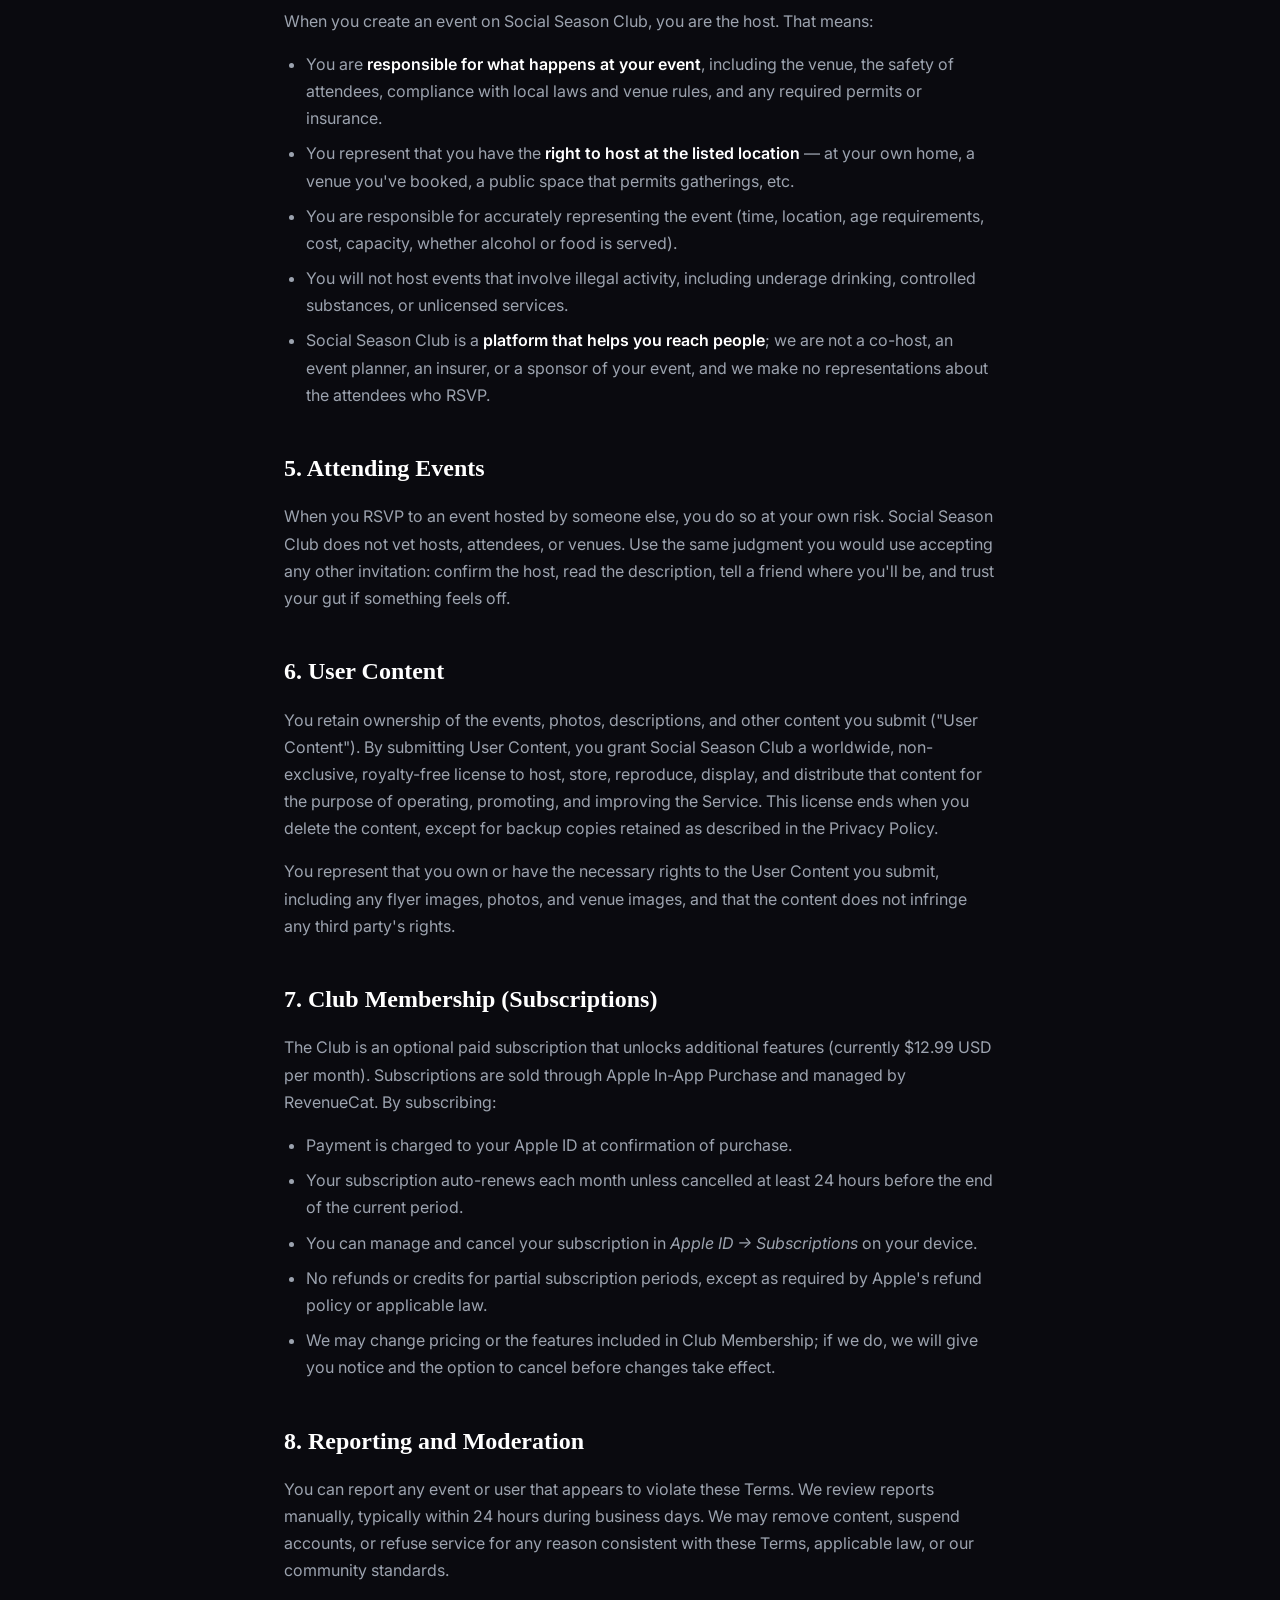
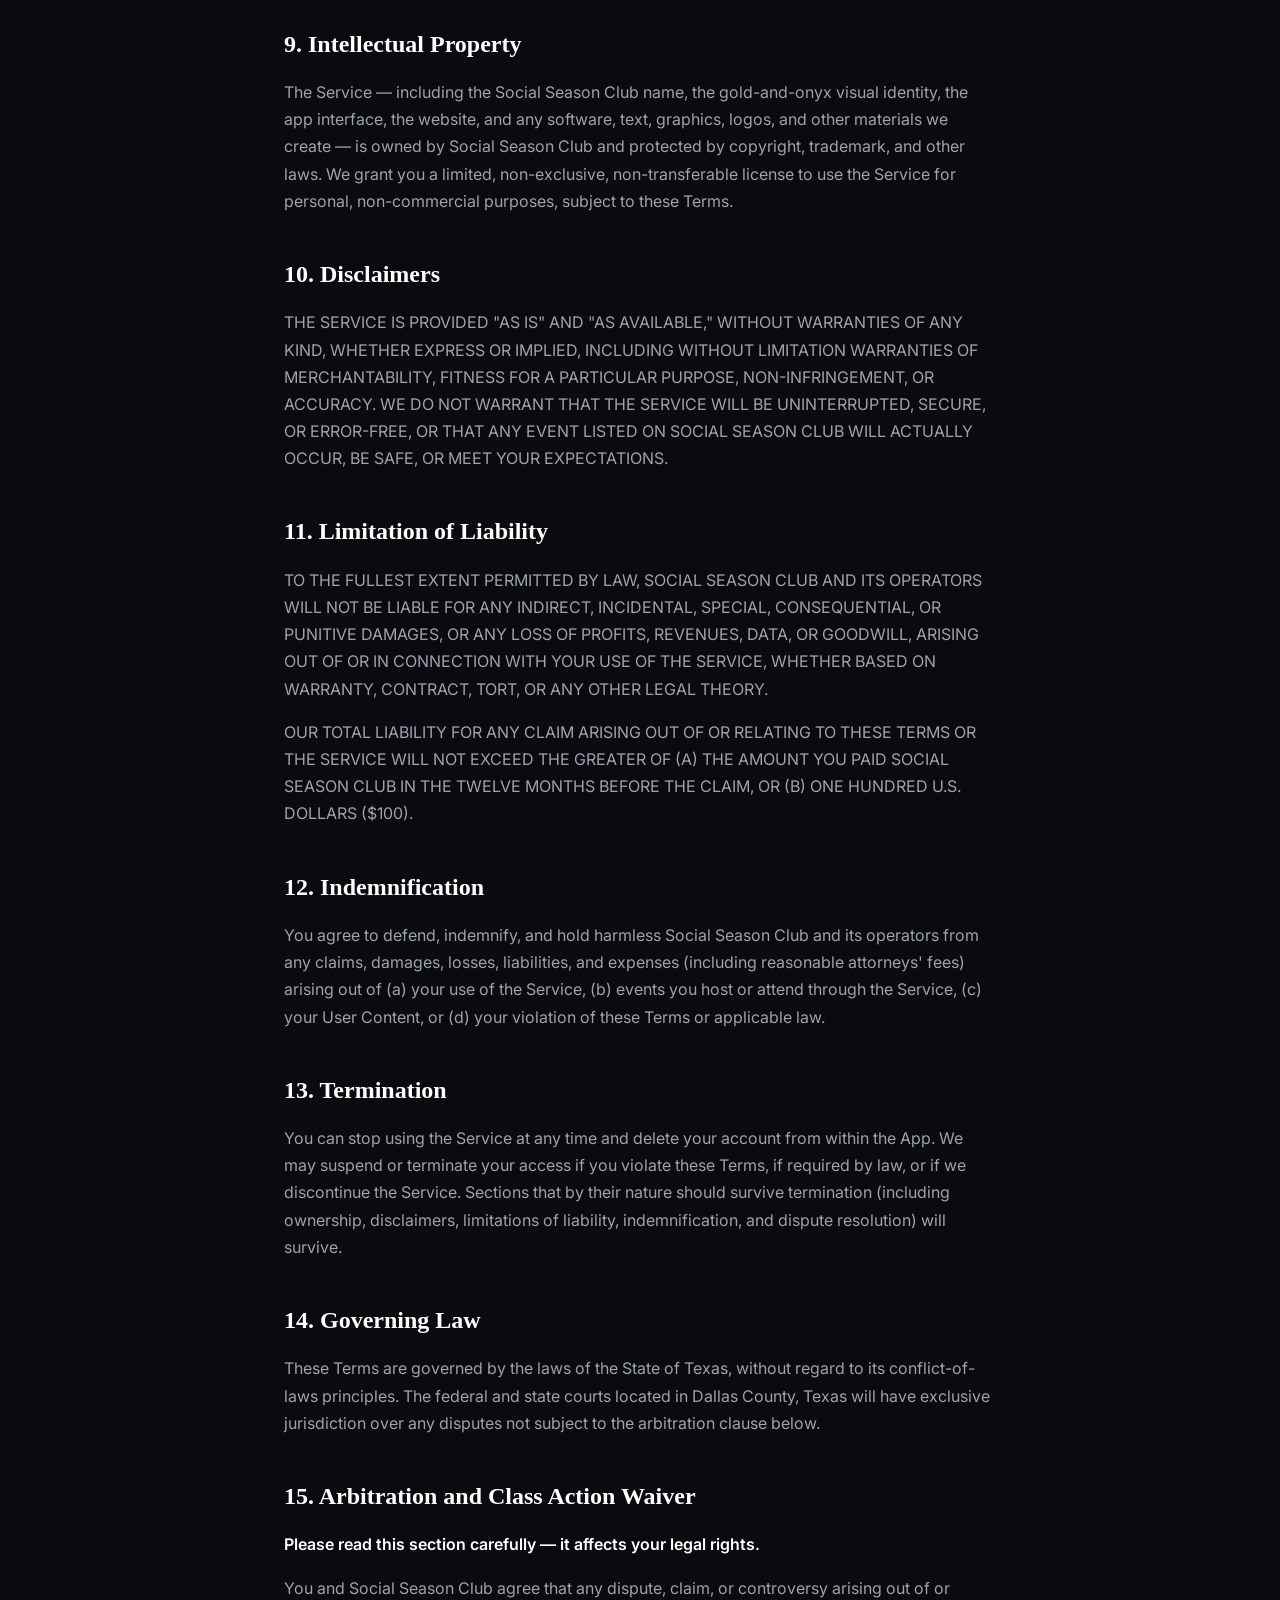
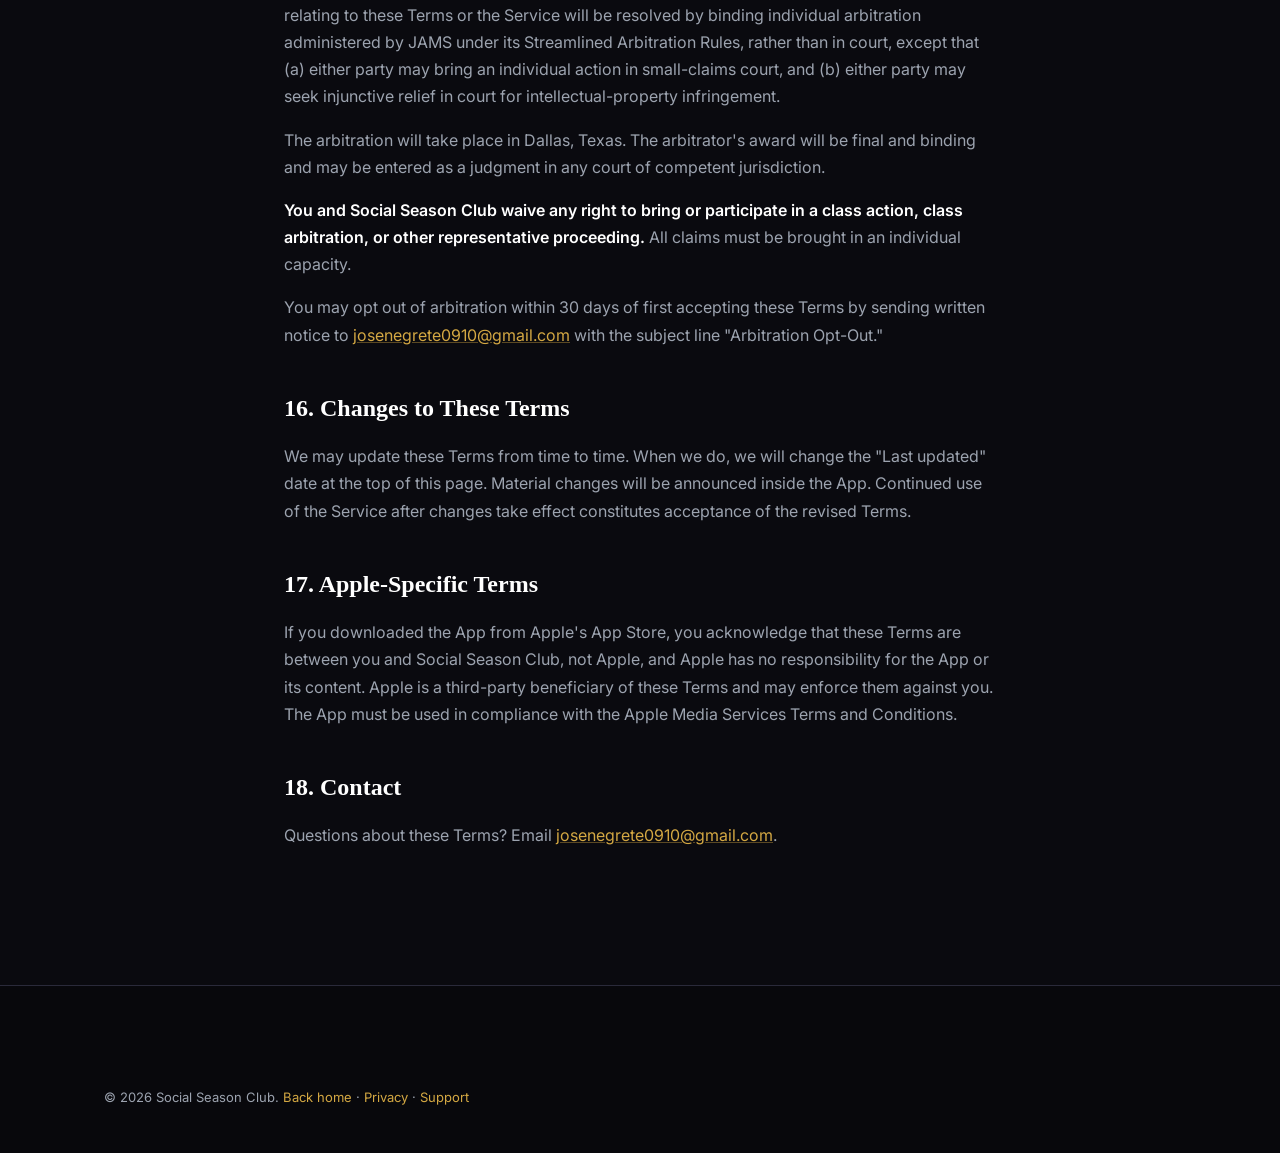
<file: terms.html>
<!DOCTYPE html>
<html lang="en">
<head>
  <meta charset="UTF-8" />
  <meta name="viewport" content="width=device-width, initial-scale=1.0" />
  <title>Terms of Service — Social Season Club</title>
  <meta name="description" content="Social Season Club's Terms of Service. Acceptable use, host responsibilities, account terms, and governing law." />
  <link rel="icon" type="image/png" href="/images/app-icon.png" />
  <link rel="preconnect" href="https://fonts.googleapis.com" />
  <link rel="preconnect" href="https://fonts.gstatic.com" crossorigin />
  <link href="https://fonts.googleapis.com/css2?family=Inter:wght@300;400;500;600;700&display=swap" rel="stylesheet" />
  <link rel="stylesheet" href="/assets/styles.css" />
</head>
<body>

  <nav class="nav">
    <a href="/" class="brand">SOCIAL SEASON CLUB</a>
    <div class="nav-links">
      <a href="/support.html">Support</a>
      <a href="/privacy.html">Privacy</a>
      <a href="/terms.html">Terms</a>
      <a href="/#download" class="nav-cta">Get the app</a>
    </div>
  </nav>

  <article class="legal-page">
    <a href="/" class="legal-back">← Back to socialseasonclub.com</a>

    <h1>Terms of Service</h1>
    <p class="updated">Last updated: July 10, 2026</p>

    <p>These Terms of Service ("Terms") govern your use of the Social Season Club mobile app, our website at socialseasonclub.com, and any related services (together, the "Service"). Social Season Club is operated by Jose Negrete, a sole proprietor based in Dallas, Texas ("SSC," "we," "us," or "our"). By creating an account or using the Service, you agree to these Terms. If you don't agree, don't use the Service.</p>

    <h2>1. Eligibility</h2>
    <p>You must be at least 17 years old to use Social Season Club. By creating an account you represent that (a) you are 17 or older, (b) the information you provide is accurate, and (c) you have not been previously suspended or removed from the Service. If we learn that you are under 17, we will terminate your account.</p>

    <h2>2. Your Account</h2>
    <p>You are responsible for keeping your login credentials safe and for everything that happens under your account. Notify us immediately at <a href="mailto:josenegrete0910@gmail.com">josenegrete0910@gmail.com</a> if you suspect unauthorized access. You may delete your account at any time from <em>Settings → Account → Delete Account</em>, which removes your profile and submitted content as described in our <a href="/privacy.html">Privacy Policy</a>.</p>

    <h2>3. Acceptable Use</h2>
    <p>You agree not to use the Service to:</p>
    <ul>
      <li>Post events or content that are illegal, fraudulent, harassing, hateful, threatening, sexually explicit, or that promote violence or self-harm.</li>
      <li>Post events that don't exist, are misrepresented, or that you don't have the right to organize at the listed venue.</li>
      <li>Harvest, scrape, or otherwise collect data about other users without their consent.</li>
      <li>Impersonate any person, business, venue, or organization.</li>
      <li>Use the Service to send spam, unsolicited commercial messages, or to drive traffic to unrelated services.</li>
      <li>Attempt to reverse-engineer, decompile, or otherwise extract source code, except as permitted by applicable law.</li>
      <li>Interfere with or disrupt the Service or the servers it runs on.</li>
      <li>Use the Service in violation of any law, regulation, or third-party right.</li>
    </ul>
    <p>We may remove content and suspend or terminate accounts that violate these rules, in our reasonable discretion.</p>

    <h2>4. Hosting Events</h2>
    <p>When you create an event on Social Season Club, you are the host. That means:</p>
    <ul>
      <li>You are <strong>responsible for what happens at your event</strong>, including the venue, the safety of attendees, compliance with local laws and venue rules, and any required permits or insurance.</li>
      <li>You represent that you have the <strong>right to host at the listed location</strong> — at your own home, a venue you've booked, a public space that permits gatherings, etc.</li>
      <li>You are responsible for accurately representing the event (time, location, age requirements, cost, capacity, whether alcohol or food is served).</li>
      <li>You will not host events that involve illegal activity, including underage drinking, controlled substances, or unlicensed services.</li>
      <li>Social Season Club is a <strong>platform that helps you reach people</strong>; we are not a co-host, an event planner, an insurer, or a sponsor of your event, and we make no representations about the attendees who RSVP.</li>
    </ul>

    <h2>5. Attending Events</h2>
    <p>When you RSVP to an event hosted by someone else, you do so at your own risk. Social Season Club does not vet hosts, attendees, or venues. Use the same judgment you would use accepting any other invitation: confirm the host, read the description, tell a friend where you'll be, and trust your gut if something feels off.</p>

    <h2>6. User Content</h2>
    <p>You retain ownership of the events, photos, descriptions, and other content you submit ("User Content"). By submitting User Content, you grant Social Season Club a worldwide, non-exclusive, royalty-free license to host, store, reproduce, display, and distribute that content for the purpose of operating, promoting, and improving the Service. This license ends when you delete the content, except for backup copies retained as described in the Privacy Policy.</p>
    <p>You represent that you own or have the necessary rights to the User Content you submit, including any flyer images, photos, and venue images, and that the content does not infringe any third party's rights.</p>

    <h2>7. Club Membership (Subscriptions)</h2>
    <p>The Club is an optional paid subscription that unlocks additional features (currently $12.99 USD per month). Subscriptions are sold through Apple In-App Purchase and managed by RevenueCat. By subscribing:</p>
    <ul>
      <li>Payment is charged to your Apple ID at confirmation of purchase.</li>
      <li>Your subscription auto-renews each month unless cancelled at least 24 hours before the end of the current period.</li>
      <li>You can manage and cancel your subscription in <em>Apple ID → Subscriptions</em> on your device.</li>
      <li>No refunds or credits for partial subscription periods, except as required by Apple's refund policy or applicable law.</li>
      <li>We may change pricing or the features included in Club Membership; if we do, we will give you notice and the option to cancel before changes take effect.</li>
    </ul>

    <h2>8. Reporting and Moderation</h2>
    <p>You can report any event or user that appears to violate these Terms. We review reports manually, typically within 24 hours during business days. We may remove content, suspend accounts, or refuse service for any reason consistent with these Terms, applicable law, or our community standards.</p>

    <h2>9. Intellectual Property</h2>
    <p>The Service — including the Social Season Club name, the gold-and-onyx visual identity, the app interface, the website, and any software, text, graphics, logos, and other materials we create — is owned by Social Season Club and protected by copyright, trademark, and other laws. We grant you a limited, non-exclusive, non-transferable license to use the Service for personal, non-commercial purposes, subject to these Terms.</p>

    <h2>10. Disclaimers</h2>
    <p>THE SERVICE IS PROVIDED "AS IS" AND "AS AVAILABLE," WITHOUT WARRANTIES OF ANY KIND, WHETHER EXPRESS OR IMPLIED, INCLUDING WITHOUT LIMITATION WARRANTIES OF MERCHANTABILITY, FITNESS FOR A PARTICULAR PURPOSE, NON-INFRINGEMENT, OR ACCURACY. WE DO NOT WARRANT THAT THE SERVICE WILL BE UNINTERRUPTED, SECURE, OR ERROR-FREE, OR THAT ANY EVENT LISTED ON SOCIAL SEASON CLUB WILL ACTUALLY OCCUR, BE SAFE, OR MEET YOUR EXPECTATIONS.</p>

    <h2>11. Limitation of Liability</h2>
    <p>TO THE FULLEST EXTENT PERMITTED BY LAW, SOCIAL SEASON CLUB AND ITS OPERATORS WILL NOT BE LIABLE FOR ANY INDIRECT, INCIDENTAL, SPECIAL, CONSEQUENTIAL, OR PUNITIVE DAMAGES, OR ANY LOSS OF PROFITS, REVENUES, DATA, OR GOODWILL, ARISING OUT OF OR IN CONNECTION WITH YOUR USE OF THE SERVICE, WHETHER BASED ON WARRANTY, CONTRACT, TORT, OR ANY OTHER LEGAL THEORY.</p>
    <p>OUR TOTAL LIABILITY FOR ANY CLAIM ARISING OUT OF OR RELATING TO THESE TERMS OR THE SERVICE WILL NOT EXCEED THE GREATER OF (A) THE AMOUNT YOU PAID SOCIAL SEASON CLUB IN THE TWELVE MONTHS BEFORE THE CLAIM, OR (B) ONE HUNDRED U.S. DOLLARS ($100).</p>

    <h2>12. Indemnification</h2>
    <p>You agree to defend, indemnify, and hold harmless Social Season Club and its operators from any claims, damages, losses, liabilities, and expenses (including reasonable attorneys' fees) arising out of (a) your use of the Service, (b) events you host or attend through the Service, (c) your User Content, or (d) your violation of these Terms or applicable law.</p>

    <h2>13. Termination</h2>
    <p>You can stop using the Service at any time and delete your account from within the App. We may suspend or terminate your access if you violate these Terms, if required by law, or if we discontinue the Service. Sections that by their nature should survive termination (including ownership, disclaimers, limitations of liability, indemnification, and dispute resolution) will survive.</p>

    <h2>14. Governing Law</h2>
    <p>These Terms are governed by the laws of the State of Texas, without regard to its conflict-of-laws principles. The federal and state courts located in Dallas County, Texas will have exclusive jurisdiction over any disputes not subject to the arbitration clause below.</p>

    <h2>15. Arbitration and Class Action Waiver</h2>
    <p><strong>Please read this section carefully — it affects your legal rights.</strong></p>
    <p>You and Social Season Club agree that any dispute, claim, or controversy arising out of or relating to these Terms or the Service will be resolved by binding individual arbitration administered by JAMS under its Streamlined Arbitration Rules, rather than in court, except that (a) either party may bring an individual action in small-claims court, and (b) either party may seek injunctive relief in court for intellectual-property infringement.</p>
    <p>The arbitration will take place in Dallas, Texas. The arbitrator's award will be final and binding and may be entered as a judgment in any court of competent jurisdiction.</p>
    <p><strong>You and Social Season Club waive any right to bring or participate in a class action, class arbitration, or other representative proceeding.</strong> All claims must be brought in an individual capacity.</p>
    <p>You may opt out of arbitration within 30 days of first accepting these Terms by sending written notice to <a href="mailto:josenegrete0910@gmail.com">josenegrete0910@gmail.com</a> with the subject line "Arbitration Opt-Out."</p>

    <h2>16. Changes to These Terms</h2>
    <p>We may update these Terms from time to time. When we do, we will change the "Last updated" date at the top of this page. Material changes will be announced inside the App. Continued use of the Service after changes take effect constitutes acceptance of the revised Terms.</p>

    <h2>17. Apple-Specific Terms</h2>
    <p>If you downloaded the App from Apple's App Store, you acknowledge that these Terms are between you and Social Season Club, not Apple, and Apple has no responsibility for the App or its content. Apple is a third-party beneficiary of these Terms and may enforce them against you. The App must be used in compliance with the Apple Media Services Terms and Conditions.</p>

    <h2>18. Contact</h2>
    <p>Questions about these Terms? Email <a href="mailto:josenegrete0910@gmail.com">josenegrete0910@gmail.com</a>.</p>
  </article>

  <footer class="footer">
    <div class="container footer-bottom" style="border-top: none;">
      <p>© 2026 Social Season Club. <a href="/">Back home</a> · <a href="/privacy.html">Privacy</a> · <a href="/support.html">Support</a></p>
    </div>
  </footer>

</body>
</html>
</file>
<file: assets/styles.css>
/* ============================================================
   Social Season Club — socialseasonclub.com
   Single stylesheet, plain CSS, no build step. Code for handoff.
   Brand palette mirrors the iOS app (see Social Season Club CLAUDE.md).
   ============================================================ */

:root {
  --onyx:        #0A0A0F;
  --card-bg:     #13131C;
  --card-bg-2:   #1C1C2C;
  --border:      #2A2A3A;
  --gold:        #D4A843;
  --gold-light:  #F0C96A;
  --ivory:       #F5F0E8;
  --stone:       #9CA3AF;
  --white:       #FFFFFF;
  --red:         #FF4D4F;
  --serif:       Georgia, 'Times New Roman', serif;
  --sans:        'Inter', -apple-system, BlinkMacSystemFont, 'Segoe UI', system-ui, sans-serif;
}

* { box-sizing: border-box; }
html, body { margin: 0; padding: 0; }

body {
  background: var(--onyx);
  color: var(--white);
  font-family: var(--sans);
  font-size: 16px;
  line-height: 1.6;
  -webkit-font-smoothing: antialiased;
  -moz-osx-font-smoothing: grayscale;
  overflow-x: hidden;
}

a { color: var(--gold); text-decoration: none; transition: color 0.15s ease; }
a:hover { color: var(--gold-light); }

img { max-width: 100%; height: auto; display: block; }

/* ----------------------- Layout ----------------------- */
.container {
  max-width: 1120px;
  margin: 0 auto;
  padding: 0 24px;
}
.container.narrow { max-width: 760px; }
.container.center { text-align: center; }

.section {
  padding: 96px 0;
  border-top: 1px solid var(--border);
  position: relative;
}
@media (max-width: 720px) {
  .section { padding: 64px 0; }
}

/* ----------------------- Nav ----------------------- */
.nav {
  position: sticky;
  top: 0;
  z-index: 50;
  display: flex;
  justify-content: space-between;
  align-items: center;
  padding: 18px 32px;
  background: rgba(10, 10, 15, 0.85);
  backdrop-filter: blur(12px);
  -webkit-backdrop-filter: blur(12px);
  border-bottom: 1px solid var(--border);
}
.brand {
  font-family: var(--serif);
  color: var(--gold);
  letter-spacing: 3px;
  font-weight: 700;
  font-size: 13px;
}
.nav-links {
  display: flex;
  gap: 28px;
  align-items: center;
}
.nav-links a {
  color: var(--stone);
  font-size: 14px;
  font-weight: 500;
}
.nav-links a:hover { color: var(--white); }
.nav-cta {
  background: var(--gold) !important;
  color: var(--onyx) !important;
  padding: 8px 16px;
  border-radius: 999px;
  font-weight: 600;
}
.nav-cta:hover { background: var(--gold-light) !important; }
@media (max-width: 560px) {
  .nav { padding: 14px 16px; }
  .nav-links { gap: 14px; }
  .nav-links a:not(.nav-cta) { display: none; }
}

/* ----------------------- Hero ----------------------- */
.hero {
  position: relative;
  padding: 80px 0 120px;
  overflow: hidden;
}
.hero-inner {
  display: grid;
  grid-template-columns: 1.1fr 1fr;
  gap: 64px;
  align-items: center;
  max-width: 1120px;
  margin: 0 auto;
  padding: 0 24px;
  position: relative;
  z-index: 2;
}
@media (max-width: 880px) {
  .hero { padding: 56px 0 80px; }
  .hero-inner {
    grid-template-columns: 1fr;
    gap: 48px;
    text-align: center;
  }
}
.hero h1 {
  font-family: var(--serif);
  font-size: clamp(40px, 6vw, 72px);
  line-height: 1.05;
  letter-spacing: -0.02em;
  font-weight: 700;
  margin: 12px 0 24px;
  color: var(--white);
}
.gold-text {
  background: linear-gradient(135deg, var(--gold) 0%, var(--gold-light) 100%);
  -webkit-background-clip: text;
  background-clip: text;
  -webkit-text-fill-color: transparent;
  font-style: italic;
}
.eyebrow {
  font-size: 12px;
  font-weight: 600;
  letter-spacing: 3px;
  text-transform: uppercase;
  color: var(--gold);
  margin: 0;
}
.lede {
  font-size: 18px;
  color: var(--stone);
  max-width: 540px;
  margin: 0 0 32px;
  line-height: 1.6;
}
.hero-copy .lede { margin-left: 0; }
.hero-fineprint {
  font-size: 13px;
  color: var(--stone);
  margin-top: 16px;
}

/* Hero glow */
.hero-glow {
  position: absolute;
  top: -200px;
  right: -200px;
  width: 800px;
  height: 800px;
  background: radial-gradient(circle, rgba(212, 168, 67, 0.12) 0%, transparent 60%);
  pointer-events: none;
  z-index: 1;
}

/* Phone mockup */
.phone-wrap {
  position: relative;
  max-width: 340px;
  margin: 0 auto;
  border-radius: 40px;
  overflow: hidden;
  box-shadow:
    0 0 0 1px var(--border),
    0 40px 80px rgba(0, 0, 0, 0.6),
    0 0 120px rgba(212, 168, 67, 0.12);
  transition: transform 0.3s ease;
}
.phone-wrap-sm { max-width: 280px; }
.phone-wrap:hover { transform: translateY(-4px); }
.phone-wrap img { display: block; width: 100%; }

/* ----------------------- Buttons ----------------------- */
.cta-row {
  display: flex;
  gap: 16px;
  align-items: center;
  flex-wrap: wrap;
}
.cta-row.centered { justify-content: center; }
@media (max-width: 880px) {
  .cta-row { justify-content: center; }
}

.btn {
  display: inline-flex;
  align-items: center;
  justify-content: center;
  padding: 14px 28px;
  border-radius: 999px;
  font-size: 15px;
  font-weight: 600;
  font-family: var(--sans);
  transition: all 0.15s ease;
  cursor: pointer;
  border: none;
  white-space: nowrap;
}
.btn-primary {
  background: var(--gold);
  color: var(--onyx);
}
.btn-primary:hover {
  background: var(--gold-light);
  color: var(--onyx);
  transform: translateY(-1px);
  box-shadow: 0 8px 24px rgba(212, 168, 67, 0.3);
}
.btn-ghost {
  background: transparent;
  color: var(--white);
  border: 1px solid var(--border);
}
.btn-ghost:hover {
  background: var(--card-bg);
  color: var(--gold);
  border-color: var(--gold);
}

/* ----------------------- Section primitives ----------------------- */
.section-eyebrow {
  font-size: 11px;
  font-weight: 600;
  letter-spacing: 3px;
  text-transform: uppercase;
  color: var(--stone);
  margin: 0 0 16px;
}
.section-eyebrow.gold { color: var(--gold); }
.section-title {
  font-family: var(--serif);
  font-size: clamp(32px, 4vw, 48px);
  line-height: 1.1;
  letter-spacing: -0.02em;
  font-weight: 700;
  margin: 0 0 24px;
  color: var(--white);
}
.lede-muted {
  font-size: 17px;
  color: var(--stone);
  line-height: 1.6;
  max-width: 620px;
  margin: 0 0 24px;
}
.center .lede-muted { margin-left: auto; margin-right: auto; }

/* ----------------------- Three pillars ----------------------- */
.pillars {
  display: grid;
  grid-template-columns: repeat(3, 1fr);
  gap: 24px;
  margin-top: 48px;
}
@media (max-width: 880px) {
  .pillars { grid-template-columns: 1fr; }
}
.pillar {
  background: var(--card-bg);
  border: 1px solid var(--border);
  border-radius: 20px;
  padding: 32px 28px;
  transition: border-color 0.2s ease, transform 0.2s ease;
}
.pillar:hover {
  border-color: rgba(212, 168, 67, 0.5);
  transform: translateY(-2px);
}
.pillar-emoji {
  font-size: 32px;
  margin-bottom: 16px;
  color: var(--gold);
}
.pillar h3 {
  font-family: var(--serif);
  font-size: 22px;
  font-weight: 700;
  margin: 0 0 12px;
  color: var(--white);
}
.pillar p {
  color: var(--stone);
  font-size: 15px;
  line-height: 1.6;
  margin: 0;
}

/* ----------------------- Feature sections ----------------------- */
.section-feature {
  background: linear-gradient(180deg, var(--onyx) 0%, #0d0d14 100%);
}
.feature-grid {
  display: grid;
  grid-template-columns: 1.1fr 1fr;
  gap: 64px;
  align-items: center;
}
.section-feature.reverse .feature-grid {
  grid-template-columns: 1fr 1.1fr;
}
@media (max-width: 880px) {
  .feature-grid,
  .section-feature.reverse .feature-grid {
    grid-template-columns: 1fr;
    gap: 48px;
    text-align: center;
  }
}
.feature-copy .lede-muted { margin: 0 0 24px; }
@media (max-width: 880px) {
  .feature-copy .lede-muted { margin-left: auto; margin-right: auto; }
}

.feature-list {
  list-style: none;
  padding: 0;
  margin: 24px 0 0;
}
.feature-list li {
  padding: 12px 0;
  border-top: 1px solid var(--border);
  color: var(--stone);
  font-size: 15px;
}
.feature-list li:first-child { border-top: none; }
.feature-list strong { color: var(--white); font-weight: 600; }

.badge-red {
  display: inline-flex;
  align-items: center;
  gap: 8px;
  padding: 6px 12px;
  background: rgba(255, 77, 79, 0.12);
  border: 1px solid rgba(255, 77, 79, 0.4);
  border-radius: 999px;
  color: var(--red);
  font-size: 11px;
  font-weight: 700;
  letter-spacing: 2px;
  margin-bottom: 16px;
}
.badge-red .dot {
  width: 8px;
  height: 8px;
  background: var(--red);
  border-radius: 50%;
  box-shadow: 0 0 12px var(--red);
  animation: pulse 2s infinite;
}
@keyframes pulse {
  0%, 100% { opacity: 1; transform: scale(1); }
  50% { opacity: 0.5; transform: scale(1.2); }
}

/* ----------------------- DFW section ----------------------- */
.section-dfw {
  background: var(--onyx);
}

/* ----------------------- Club section ----------------------- */
.section-club {
  background:
    radial-gradient(circle at 50% 0%, rgba(212, 168, 67, 0.08) 0%, transparent 50%),
    var(--onyx);
}
.club-header {
  text-align: center;
  margin-bottom: 48px;
}
.club-header .lede-muted { margin-left: auto; margin-right: auto; }

.perks-grid {
  display: grid;
  grid-template-columns: repeat(3, 1fr);
  gap: 20px;
}
@media (max-width: 880px) {
  .perks-grid { grid-template-columns: 1fr 1fr; }
}
@media (max-width: 560px) {
  .perks-grid { grid-template-columns: 1fr; }
}

.perk {
  background: var(--card-bg);
  border: 1px solid var(--border);
  border-radius: 16px;
  padding: 24px 22px;
  transition: all 0.2s ease;
  position: relative;
}
.perk:hover {
  border-color: rgba(212, 168, 67, 0.5);
  background: var(--card-bg-2);
}
.perk-num {
  font-family: var(--serif);
  font-style: italic;
  color: var(--gold);
  font-size: 13px;
  letter-spacing: 1px;
}
.perk h4 {
  font-family: var(--serif);
  font-size: 17px;
  font-weight: 700;
  margin: 8px 0 8px;
  color: var(--white);
}
.perk p {
  font-size: 14px;
  color: var(--stone);
  margin: 0;
  line-height: 1.5;
}

.club-cta {
  text-align: center;
  margin-top: 48px;
}

/* ----------------------- FAQ ----------------------- */
.section-faq {
  background: #0c0c12;
}
.faq {
  border-bottom: 1px solid var(--border);
  padding: 20px 0;
}
.faq summary {
  font-family: var(--serif);
  font-size: 20px;
  font-weight: 700;
  color: var(--white);
  cursor: pointer;
  list-style: none;
  position: relative;
  padding-right: 32px;
}
.faq summary::-webkit-details-marker { display: none; }
.faq summary::after {
  content: '+';
  position: absolute;
  right: 0;
  top: 50%;
  transform: translateY(-50%);
  color: var(--gold);
  font-size: 24px;
  font-weight: 300;
  transition: transform 0.2s ease;
}
.faq[open] summary::after { transform: translateY(-50%) rotate(45deg); }
.faq p {
  color: var(--stone);
  margin: 12px 0 0;
  font-size: 16px;
  line-height: 1.6;
  max-width: 680px;
}

/* ----------------------- Download CTA ----------------------- */
.section-download {
  background:
    radial-gradient(circle at 50% 50%, rgba(212, 168, 67, 0.1) 0%, transparent 60%),
    var(--onyx);
  text-align: center;
}
.section-download .section-title {
  font-size: clamp(40px, 5vw, 64px);
}

/* ----------------------- Footer ----------------------- */
.footer {
  background: #08080c;
  border-top: 1px solid var(--border);
  padding: 64px 0 32px;
}
.footer-grid {
  display: grid;
  grid-template-columns: 1.5fr 1fr 1fr 1fr;
  gap: 48px;
  margin-bottom: 48px;
}
@media (max-width: 720px) {
  .footer-grid { grid-template-columns: 1fr 1fr; gap: 32px; }
}
.footer-brand {
  font-family: var(--serif);
  color: var(--gold);
  letter-spacing: 3px;
  font-weight: 700;
  font-size: 14px;
  margin-bottom: 8px;
}
.footer-tagline {
  font-family: var(--serif);
  font-style: italic;
  color: var(--stone);
  font-size: 15px;
  margin: 0;
}
.footer-heading {
  font-size: 11px;
  font-weight: 700;
  letter-spacing: 2px;
  text-transform: uppercase;
  color: var(--white);
  margin: 0 0 16px;
}
.footer-grid a {
  display: block;
  color: var(--stone);
  font-size: 14px;
  margin-bottom: 10px;
}
.footer-grid a:hover { color: var(--gold); }
.footer-bottom {
  padding-top: 24px;
  border-top: 1px solid var(--border);
  color: var(--stone);
  font-size: 13px;
}

/* ----------------------- Legal page styles ----------------------- */
.legal-page {
  max-width: 760px;
  margin: 0 auto;
  padding: 80px 24px 120px;
}
.legal-page h1 {
  font-family: var(--serif);
  font-size: 40px;
  margin: 0 0 8px;
  color: var(--white);
}
.legal-page .updated {
  color: var(--stone);
  font-size: 14px;
  margin-bottom: 40px;
}
.legal-page h2 {
  font-family: var(--serif);
  font-size: 24px;
  margin: 40px 0 12px;
  color: var(--white);
}
.legal-page h3 {
  font-family: var(--serif);
  font-size: 18px;
  margin: 24px 0 8px;
  color: var(--white);
}
.legal-page p, .legal-page li {
  color: var(--stone);
  line-height: 1.7;
  font-size: 16px;
}
.legal-page ul, .legal-page ol { padding-left: 22px; }
.legal-page li { margin-bottom: 8px; }
.legal-page strong { color: var(--white); font-weight: 600; }
.legal-page a { color: var(--gold); text-decoration: underline; text-decoration-color: rgba(212, 168, 67, 0.4); }
.legal-page a:hover { text-decoration-color: var(--gold); }
.legal-back {
  display: inline-block;
  margin-bottom: 32px;
  color: var(--stone);
  font-size: 14px;
}
.legal-back:hover { color: var(--gold); }
</file>
